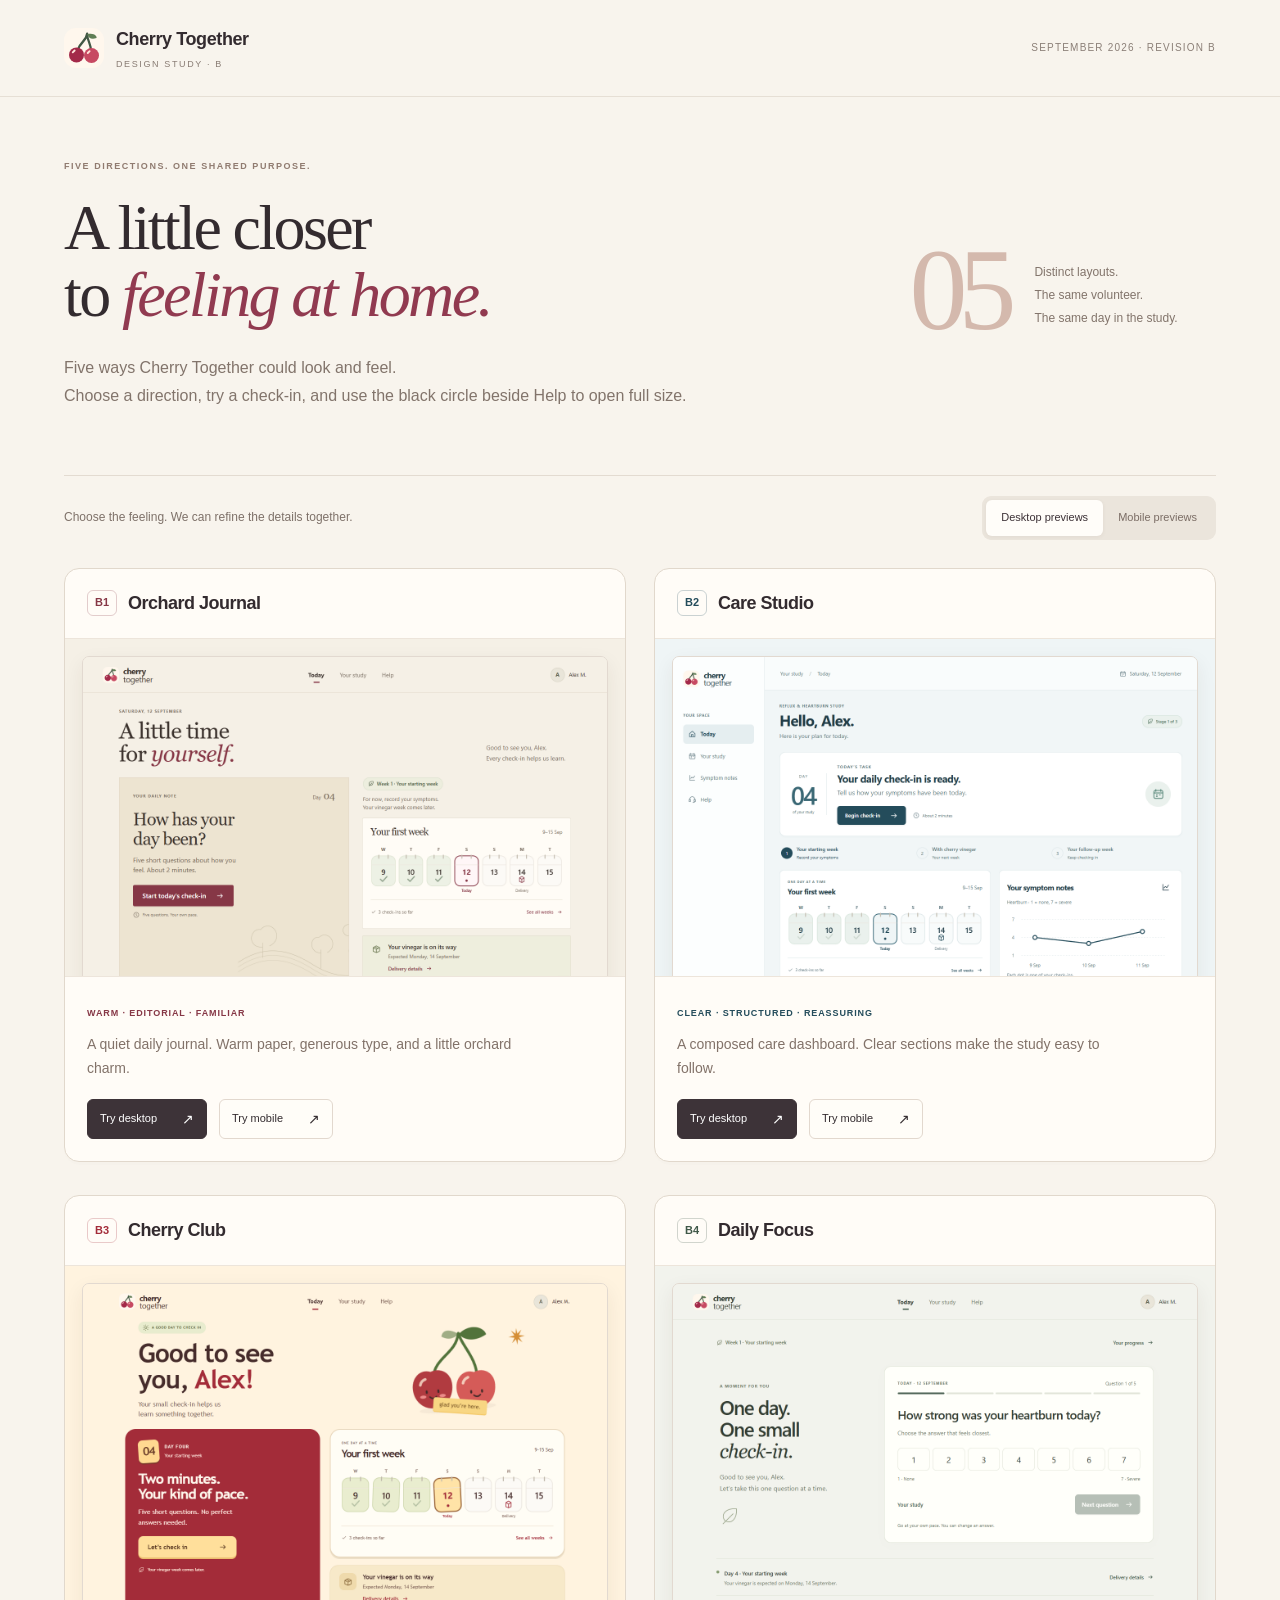
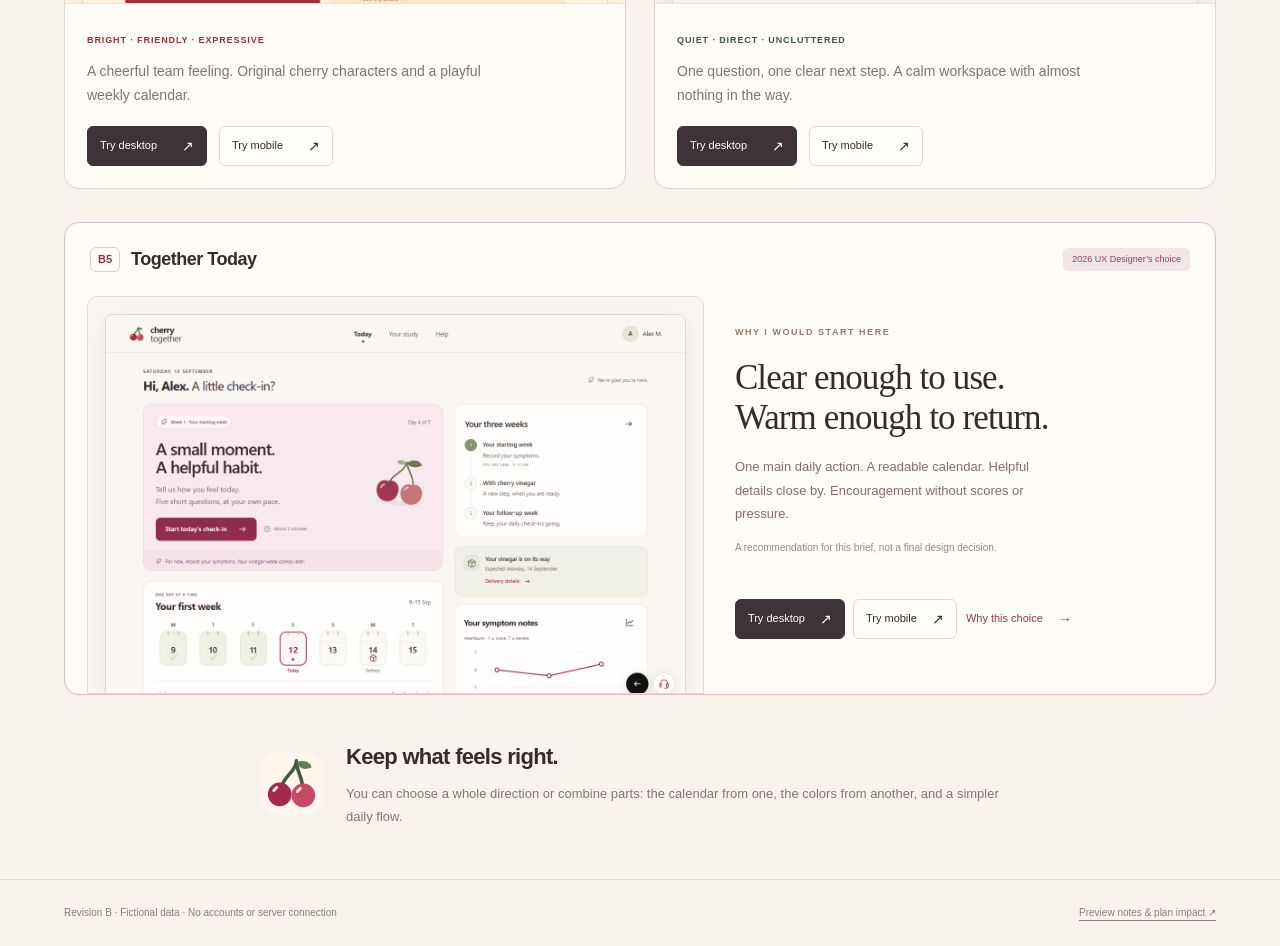
<file: index.html>
<!doctype html>
<html lang="en"><head><meta charset="utf-8"><meta name="viewport" content="width=device-width,initial-scale=1"><title>B designs · Cherry Together</title><meta name="description" content="Five early design directions for the Cherry Together reflux study app. Compare desktop and mobile previews."><link rel="icon" href="assets/cherry.svg" type="image/svg+xml"><link rel="stylesheet" href="assets/gallery.css"><script src="assets/gallery.js" defer></script></head>
<body><header class="gallery-nav"><a class="gallery-brand" href="index.html"><img src="assets/cherry.svg" alt=""><span>Cherry Together <small>DESIGN STUDY · B</small></span></a><span class="gallery-date">SEPTEMBER 2026 · REVISION B</span></header>
<main><section class="gallery-hero"><div><span class="overline">FIVE DIRECTIONS. ONE SHARED PURPOSE.</span><h1>A little closer<br>to <em>feeling at home.</em></h1><p>Five ways Cherry Together could look and feel. <br>Choose a direction, try a check-in, and use the black circle beside Help to open full size.</p></div><div class="hero-aside"><span class="hero-number">05</span><p>Distinct layouts.<br>The same volunteer.<br>The same day in the study.</p></div></section>
<section class="gallery-toolbar" aria-label="Gallery display"><p>Choose the feeling. We can refine the details together.</p><div class="gallery-toggle"><button data-gallery-device="desktop" aria-pressed="true">Desktop previews</button><button data-gallery-device="mobile" aria-pressed="false">Mobile previews</button></div></section>
<div class="concept-grid"><article id="b1" class="concept-card " style="--concept-accent:#863746;--concept-bg:#f5f0e6"><div class="card-title"><span class="concept-id">B1</span><h2>Orchard Journal</h2></div><a class="concept-image" href="mockup-b1.html" data-preview-link="b1" aria-label="Open Orchard Journal interactive preview"><img src="assets/previews/b1-desktop.png" data-preview-image="b1" alt="Orchard Journal desktop design preview" loading="eager"><span class="image-hint">Open interactive preview ↗</span></a><div class="card-copy"><span class="card-tag">Warm · Editorial · Familiar</span><p>A quiet daily journal. Warm paper, generous type, and a little orchard charm.</p><div class="card-actions"><a href="mockup-b1.html?device=desktop">Try desktop <span>↗</span></a><a href="mockup-b1.html?device=mobile">Try mobile <span>↗</span></a></div></div></article><article id="b2" class="concept-card " style="--concept-accent:#244c5b;--concept-bg:#eff5f6"><div class="card-title"><span class="concept-id">B2</span><h2>Care Studio</h2></div><a class="concept-image" href="mockup-b2.html" data-preview-link="b2" aria-label="Open Care Studio interactive preview"><img src="assets/previews/b2-desktop.png" data-preview-image="b2" alt="Care Studio desktop design preview" loading="eager"><span class="image-hint">Open interactive preview ↗</span></a><div class="card-copy"><span class="card-tag">Clear · Structured · Reassuring</span><p>A composed care dashboard. Clear sections make the study easy to follow.</p><div class="card-actions"><a href="mockup-b2.html?device=desktop">Try desktop <span>↗</span></a><a href="mockup-b2.html?device=mobile">Try mobile <span>↗</span></a></div></div></article><article id="b3" class="concept-card " style="--concept-accent:#a32c39;--concept-bg:#fff3df"><div class="card-title"><span class="concept-id">B3</span><h2>Cherry Club</h2></div><a class="concept-image" href="mockup-b3.html" data-preview-link="b3" aria-label="Open Cherry Club interactive preview"><img src="assets/previews/b3-desktop.png" data-preview-image="b3" alt="Cherry Club desktop design preview" loading="lazy"><span class="image-hint">Open interactive preview ↗</span></a><div class="card-copy"><span class="card-tag">Bright · Friendly · Expressive</span><p>A cheerful team feeling. Original cherry characters and a playful weekly calendar.</p><div class="card-actions"><a href="mockup-b3.html?device=desktop">Try desktop <span>↗</span></a><a href="mockup-b3.html?device=mobile">Try mobile <span>↗</span></a></div></div></article><article id="b4" class="concept-card " style="--concept-accent:#3f5848;--concept-bg:#f2f3ed"><div class="card-title"><span class="concept-id">B4</span><h2>Daily Focus</h2></div><a class="concept-image" href="mockup-b4.html" data-preview-link="b4" aria-label="Open Daily Focus interactive preview"><img src="assets/previews/b4-desktop.png" data-preview-image="b4" alt="Daily Focus desktop design preview" loading="lazy"><span class="image-hint">Open interactive preview ↗</span></a><div class="card-copy"><span class="card-tag">Quiet · Direct · Uncluttered</span><p>One question, one clear next step. A calm workspace with almost nothing in the way.</p><div class="card-actions"><a href="mockup-b4.html?device=desktop">Try desktop <span>↗</span></a><a href="mockup-b4.html?device=mobile">Try mobile <span>↗</span></a></div></div></article><article id="b5" class="concept-card recommended" style="--concept-accent:#912c4c;--concept-bg:#faf6f2"><div class="card-title"><span class="concept-id">B5</span><h2>Together Today</h2><span class="choice-label">2026 UX Designer’s choice</span></div><a class="concept-image" href="mockup-b5.html" data-preview-link="b5" aria-label="Open Together Today interactive preview"><img src="assets/previews/b5-desktop.png" data-preview-image="b5" alt="Together Today desktop design preview" loading="lazy"><span class="image-hint">Open interactive preview ↗</span></a><div class="card-copy"><span class="card-tag">Designer’s choice · 2026</span><p>One clear daily action, with a welcoming tone and just enough context.</p><div class="card-actions"><a href="mockup-b5.html?device=desktop">Try desktop <span>↗</span></a><a href="mockup-b5.html?device=mobile">Try mobile <span>↗</span></a><a href="mockup-b5.html?notes=1" class="reason-link">Why this choice <span>→</span></a></div></div><aside class="recommendation-note"><span class="overline">WHY I WOULD START HERE</span><h3>Clear enough to use.<br>Warm enough to return.</h3><p>One main daily action. A readable calendar. Helpful details close by. Encouragement without scores or pressure.</p><p class="fine-print">A recommendation for this brief, not a final design decision.</p></aside></article></div>
<section class="review-prompt"><img src="assets/cherry.svg" alt=""><div><h2>Keep what feels right.</h2><p>You can choose a whole direction or combine parts: the calendar from one, the colors from another, and a simpler daily flow.</p></div></section>
</main><footer class="gallery-footer"><span>Revision B · Fictional data · No accounts or server connection</span><a href="README.md">Preview notes &amp; plan impact ↗</a></footer></body></html>
</file>
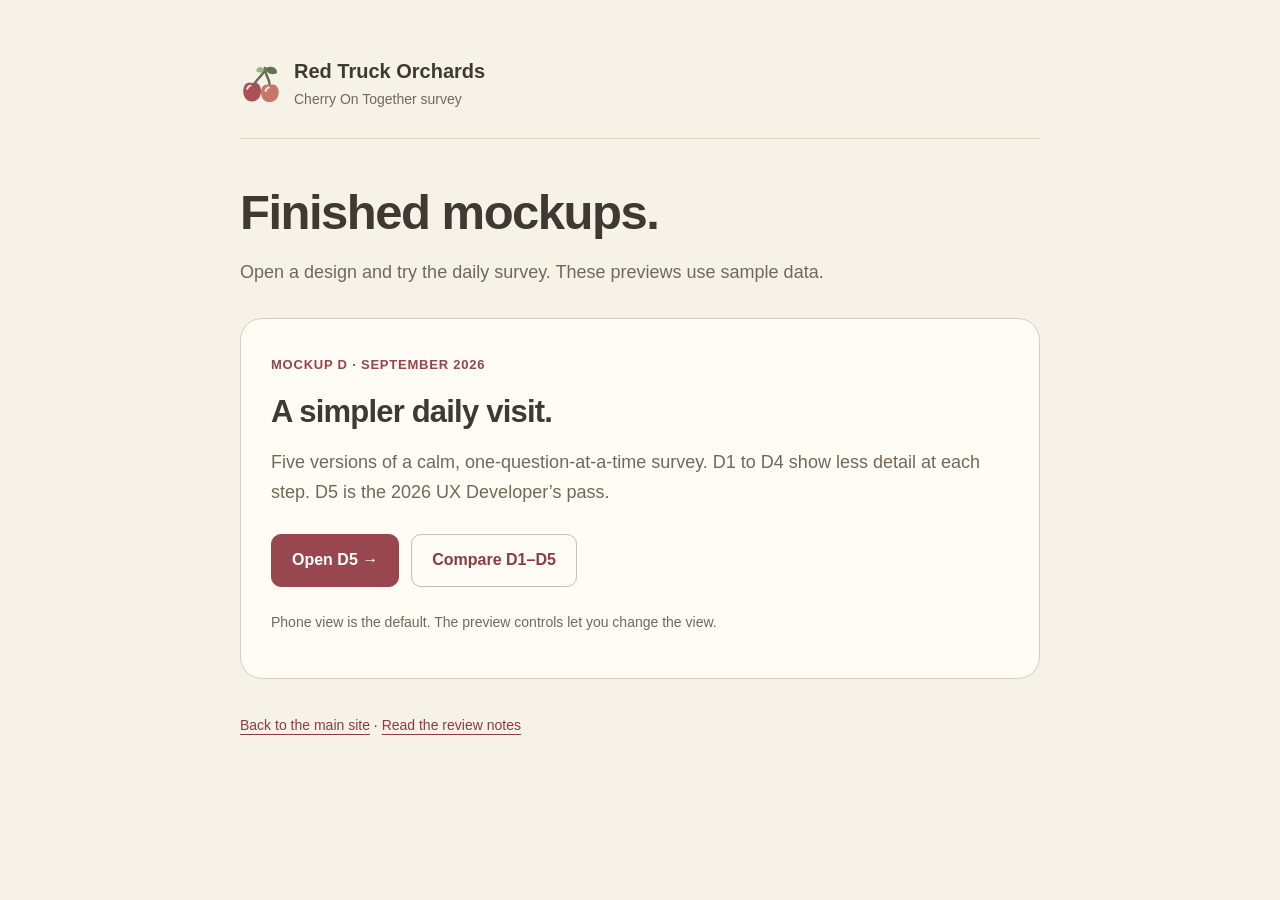
<file: finishedmockups/index.html>
<!doctype html>
<html lang="en"><head><meta charset="utf-8"><meta name="viewport" content="width=device-width,initial-scale=1"><meta name="theme-color" content="#f7f2e8"><title>Finished mockups · Red Truck Orchards</title><meta name="description" content="Review the latest Cherry On Together survey mockups from Red Truck Orchards."><link rel="icon" href="Mockup%20D/assets/orchard-mark.svg" type="image/svg+xml"><style>*{box-sizing:border-box}body{margin:0;background:#f7f2e8;color:#3f3931;font:18px/1.65 "Segoe UI",Arial,sans-serif}main{max-width:850px;margin:auto;padding:55px 25px}header{display:flex;align-items:center;gap:12px;padding-bottom:27px;border-bottom:1px solid #ddd3c1}header img{width:42px;height:46px}header strong{display:block;font-size:20px}header small{display:block;font-size:14px;color:#756857}h1{font-size:clamp(34px,6vw,49px);line-height:1.15;letter-spacing:-1.5px;margin:45px 0 18px}p{color:#746757}article{border:1px solid #d7cdb9;border-radius:22px;background:#fffcf5;padding:30px;margin:30px 0}article>span{color:#97454b;font-size:13px;font-weight:650;letter-spacing:.06em}h2{font-size:31px;line-height:1.2;letter-spacing:-.8px;margin:14px 0}nav{display:flex;flex-wrap:wrap;gap:12px;margin-top:27px}a{color:#8b3b42;text-underline-offset:4px}nav a{min-height:48px;padding:12px 20px;border:1px solid #cbbda7;border-radius:10px;text-decoration:none;font-size:16px;font-weight:650}nav a:first-child{background:#98474e;color:#fff;border-color:#98474e}a:focus-visible{outline:3px solid #98474e;outline-offset:4px}footer{font-size:14px;margin-top:35px}.note{font-size:14px;margin-top:24px}</style></head>
<body><main><header><img src="Mockup%20D/assets/orchard-mark.svg" alt=""><div><strong>Red Truck Orchards</strong><small>Cherry On Together survey</small></div></header><h1>Finished mockups.</h1><p>Open a design and try the daily survey. These previews use sample data.</p><article><span>MOCKUP D · SEPTEMBER 2026</span><h2>A simpler daily visit.</h2><p>Five versions of a calm, one-question-at-a-time survey. D1 to D4 show less detail at each step. D5 is the 2026 UX Developer’s pass.</p><nav aria-label="Review Mockup D"><a href="Mockup%20D/index.html">Open D5 →</a><a href="Mockup%20D/index.html#mockups">Compare D1–D5</a></nav><p class="note">Phone view is the default. The preview controls let you change the view.</p></article><footer><a href="../index.html">Back to the main site</a> · <a href="Mockup%20D/README.md">Read the review notes</a></footer></main></body></html>
</file>
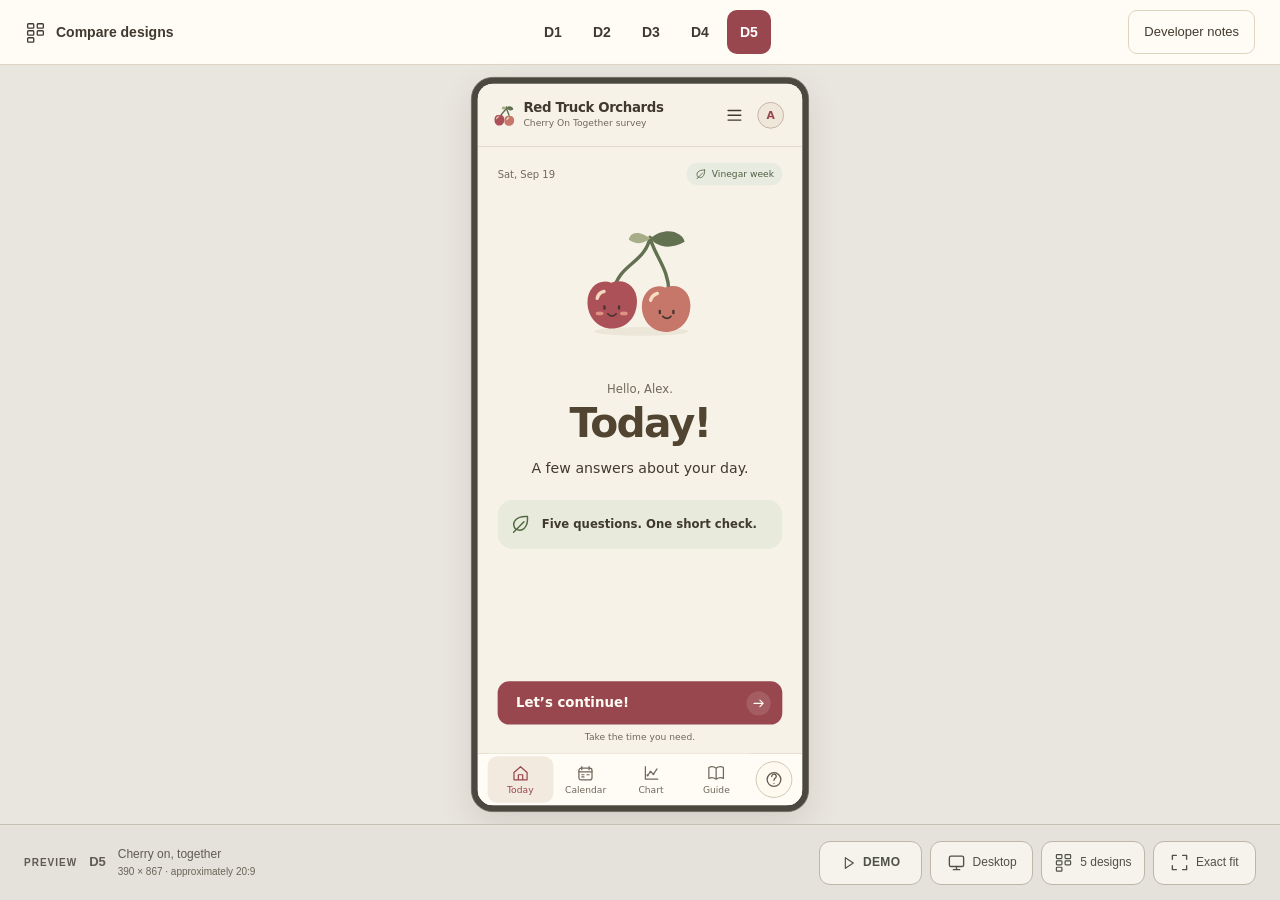
<file: finishedmockups/Mockup D/index.html>
<!doctype html>
<html lang="en"><head><meta charset="utf-8"><meta name="viewport" content="width=device-width,initial-scale=1,viewport-fit=cover"><meta name="theme-color" content="#f7f2e8"><meta name="description" content="Cherry On Together survey by Red Truck Orchards. Explore the D-series interactive mockups, starting with the 2026 UX Developer’s pass."><title>Cherry On Together · Mockup D · Red Truck Orchards</title><link rel="icon" href="assets/orchard-mark.svg" type="image/svg+xml"><link rel="stylesheet" href="assets/shell.css"><script src="assets/shared.js" defer></script><script src="assets/model.js" defer></script><script src="assets/shell.js" defer></script></head><body><div id="review-root"></div><noscript><main><h1>Cherry On Together</h1><p>Please enable JavaScript to try this survey preview.</p><a href="README.md">Read the mockup notes</a></main></noscript></body></html>
</file>
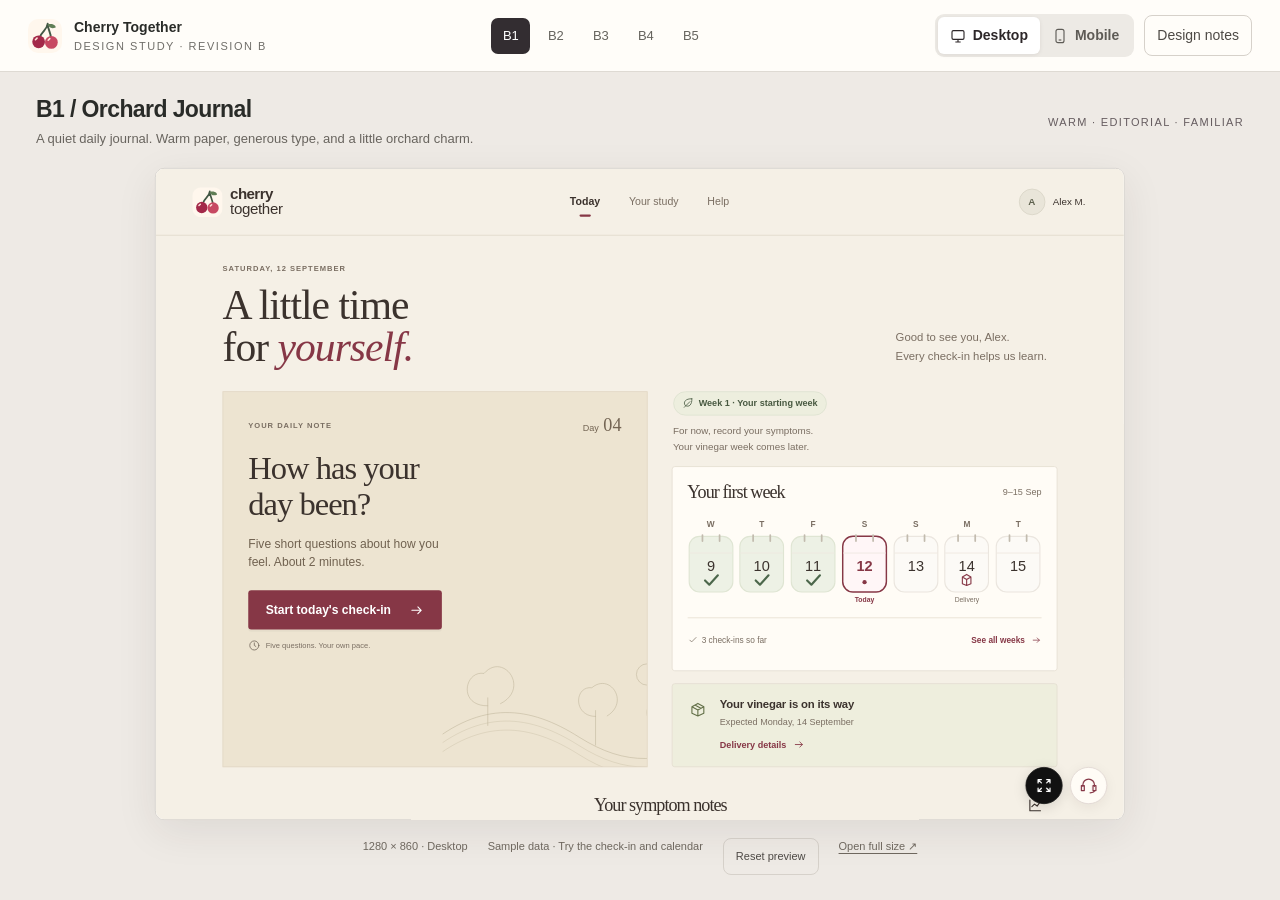
<file: mockup-b1.html>
<!doctype html>
<html lang="en"><head><meta charset="utf-8"><meta name="viewport" content="width=device-width,initial-scale=1"><meta name="description" content="Cherry Together B1: Orchard Journal. An interactive design preview."><title>B1 — Orchard Journal · Cherry Together</title><link rel="icon" href="assets/cherry.svg" type="image/svg+xml"><link rel="stylesheet" href="assets/preview-shell.css"><script src="assets/concepts.js" defer></script><script src="assets/preview-shell.js" defer></script></head>
<body data-design="b1"><noscript>Please enable JavaScript to view this interactive design preview.</noscript><main id="preview-shell"></main></body></html>
</file>
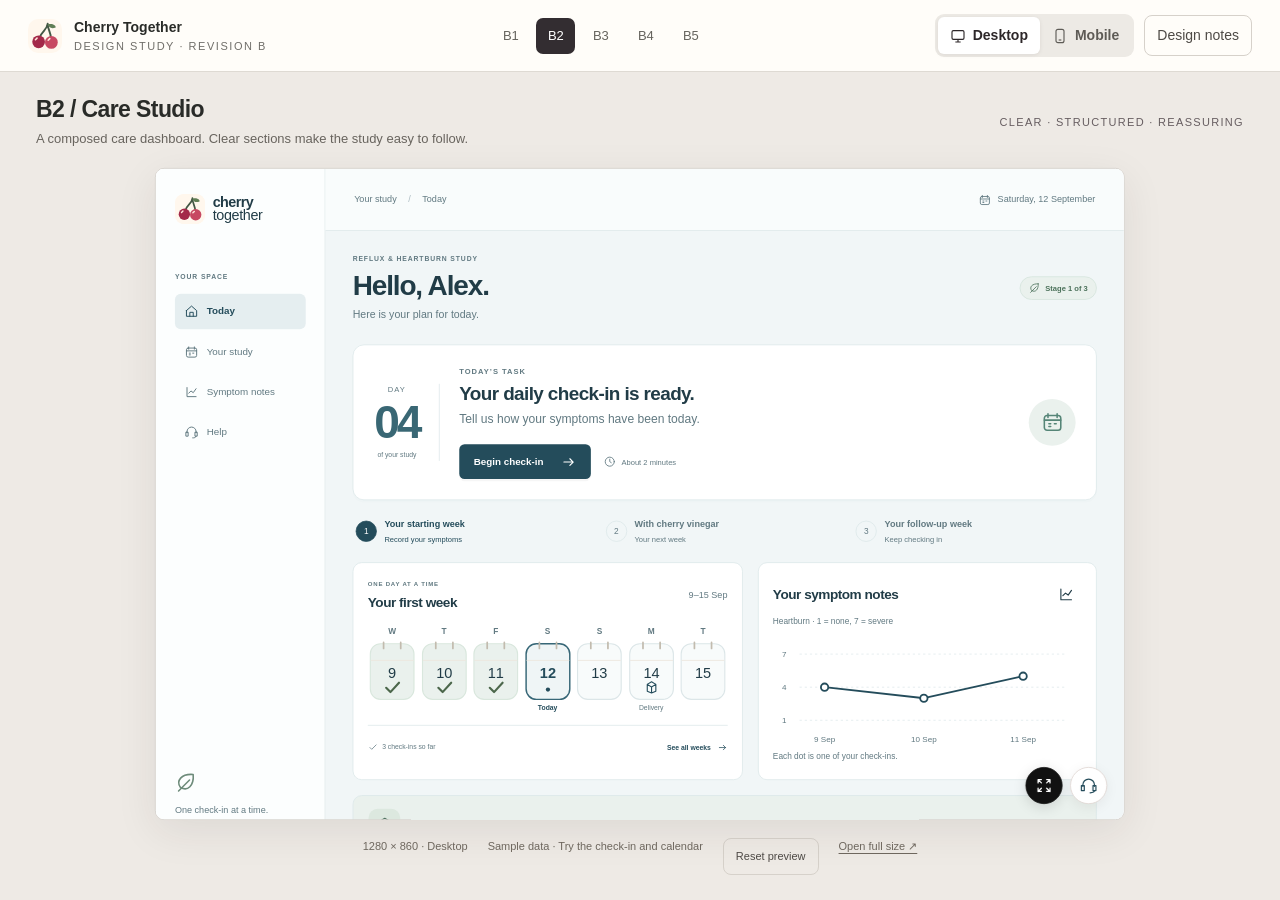
<file: mockup-b2.html>
<!doctype html>
<html lang="en"><head><meta charset="utf-8"><meta name="viewport" content="width=device-width,initial-scale=1"><meta name="description" content="Cherry Together B2: Care Studio. An interactive design preview."><title>B2 — Care Studio · Cherry Together</title><link rel="icon" href="assets/cherry.svg" type="image/svg+xml"><link rel="stylesheet" href="assets/preview-shell.css"><script src="assets/concepts.js" defer></script><script src="assets/preview-shell.js" defer></script></head>
<body data-design="b2"><noscript>Please enable JavaScript to view this interactive design preview.</noscript><main id="preview-shell"></main></body></html>
</file>
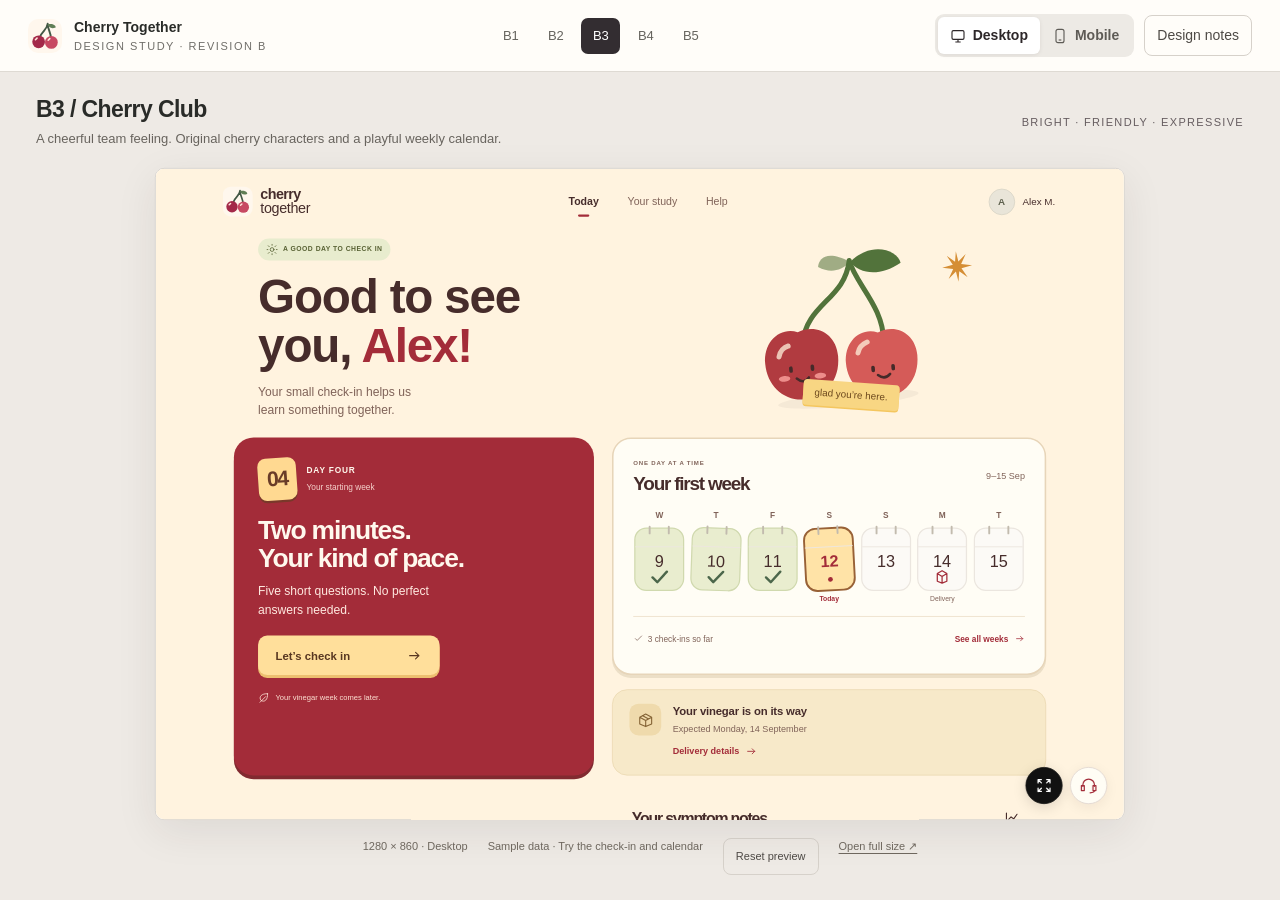
<file: mockup-b3.html>
<!doctype html>
<html lang="en"><head><meta charset="utf-8"><meta name="viewport" content="width=device-width,initial-scale=1"><meta name="description" content="Cherry Together B3: Cherry Club. An interactive design preview."><title>B3 — Cherry Club · Cherry Together</title><link rel="icon" href="assets/cherry.svg" type="image/svg+xml"><link rel="stylesheet" href="assets/preview-shell.css"><script src="assets/concepts.js" defer></script><script src="assets/preview-shell.js" defer></script></head>
<body data-design="b3"><noscript>Please enable JavaScript to view this interactive design preview.</noscript><main id="preview-shell"></main></body></html>
</file>
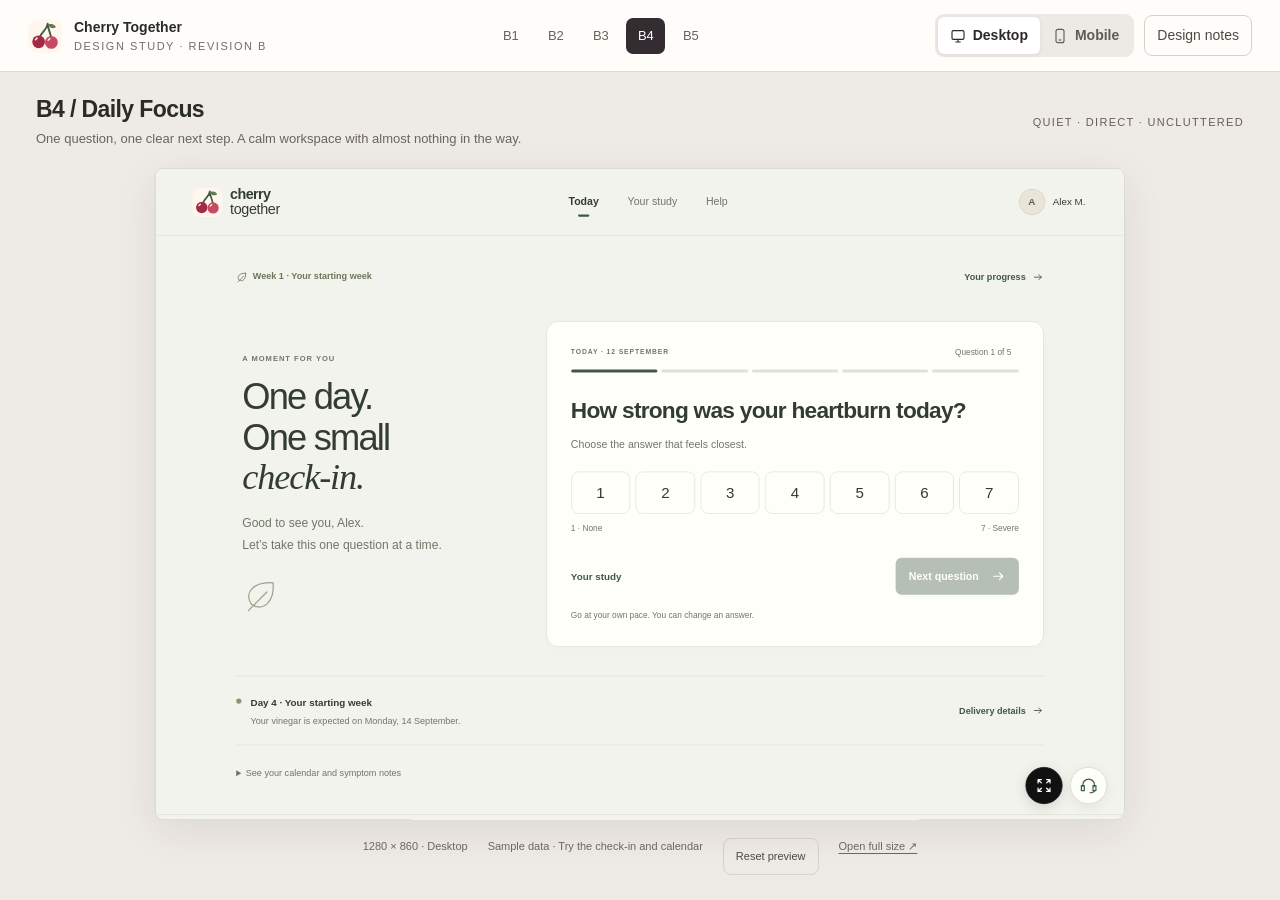
<file: mockup-b4.html>
<!doctype html>
<html lang="en"><head><meta charset="utf-8"><meta name="viewport" content="width=device-width,initial-scale=1"><meta name="description" content="Cherry Together B4: Daily Focus. An interactive design preview."><title>B4 — Daily Focus · Cherry Together</title><link rel="icon" href="assets/cherry.svg" type="image/svg+xml"><link rel="stylesheet" href="assets/preview-shell.css"><script src="assets/concepts.js" defer></script><script src="assets/preview-shell.js" defer></script></head>
<body data-design="b4"><noscript>Please enable JavaScript to view this interactive design preview.</noscript><main id="preview-shell"></main></body></html>
</file>
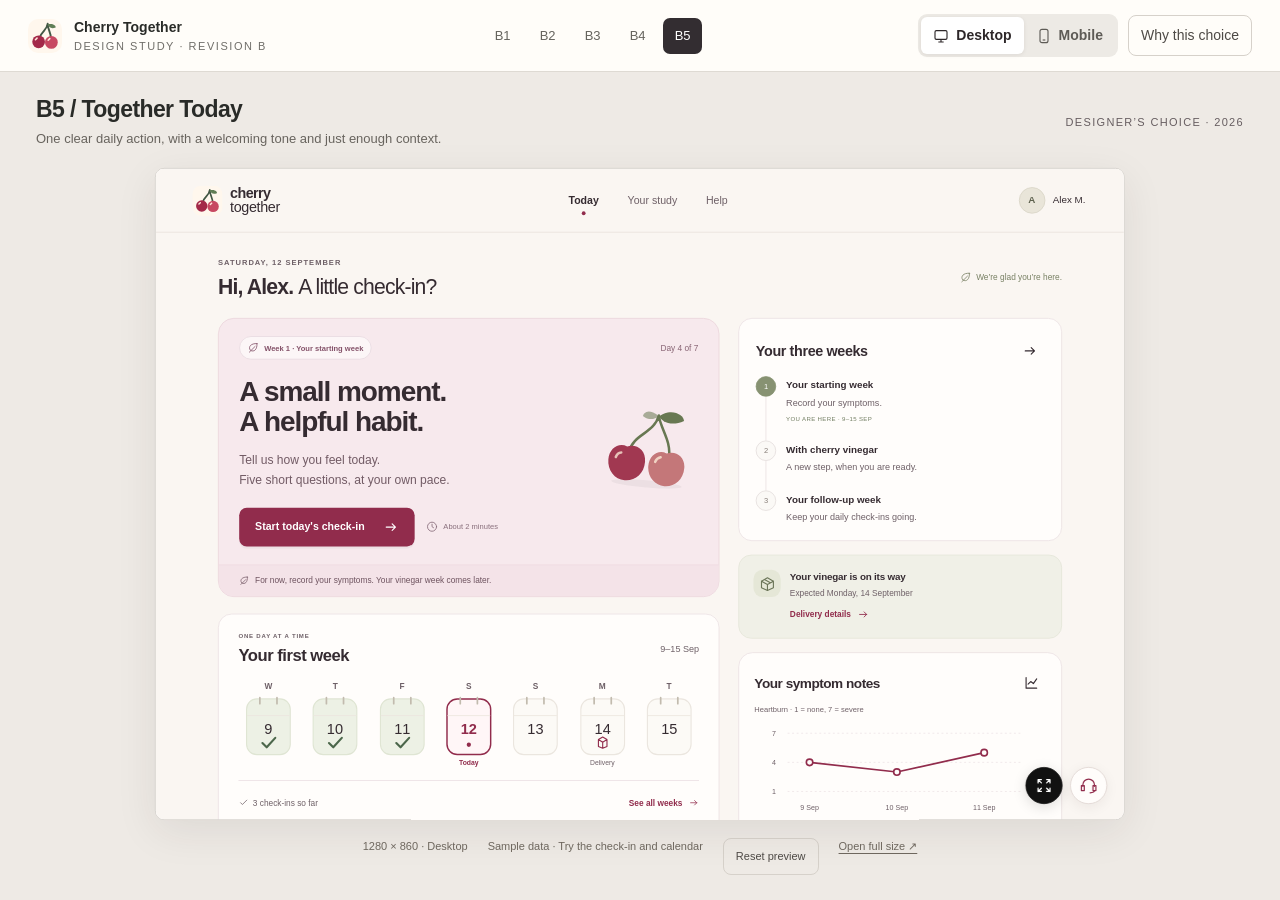
<file: mockup-b5.html>
<!doctype html>
<html lang="en"><head><meta charset="utf-8"><meta name="viewport" content="width=device-width,initial-scale=1"><meta name="description" content="Cherry Together B5: Together Today. An interactive design preview."><title>B5 — Together Today · Cherry Together</title><link rel="icon" href="assets/cherry.svg" type="image/svg+xml"><link rel="stylesheet" href="assets/preview-shell.css"><script src="assets/concepts.js" defer></script><script src="assets/preview-shell.js" defer></script></head>
<body data-design="b5"><noscript>Please enable JavaScript to view this interactive design preview.</noscript><main id="preview-shell"></main></body></html>
</file>
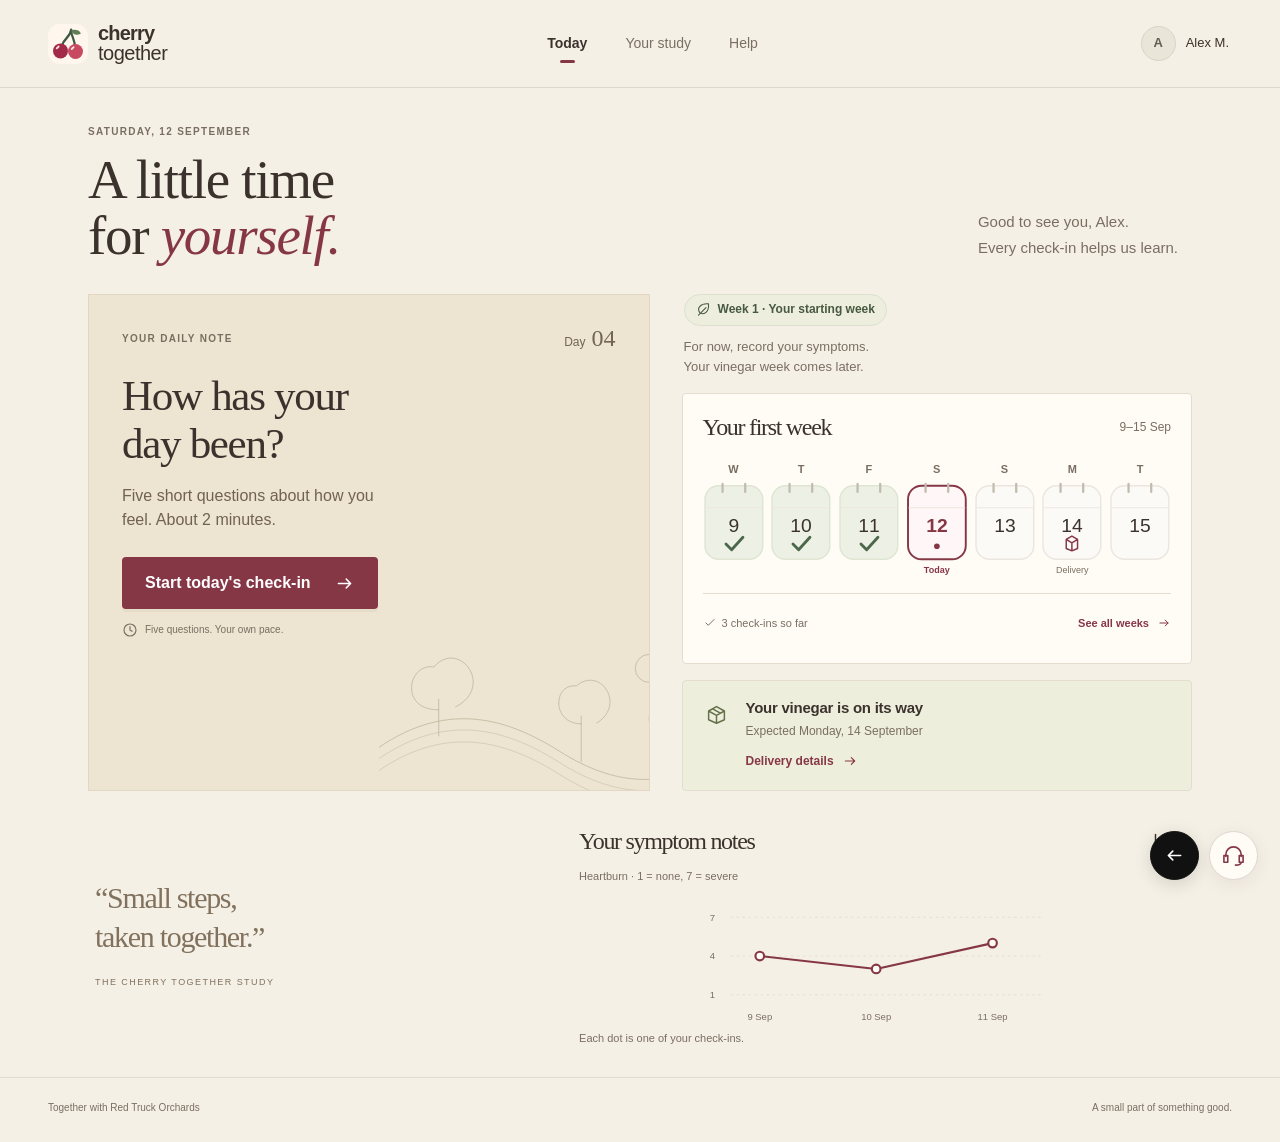
<file: preview.html>
<!doctype html>
<html lang="en"><head><meta charset="utf-8"><meta name="viewport" content="width=device-width,initial-scale=1"><title>Cherry Together — full-size design preview</title><link rel="icon" href="assets/cherry.svg"><link rel="stylesheet" href="assets/designs.css"><script src="assets/designs.js" defer></script></head><body><div id="app"></div><dialog id="app-dialog" aria-label="Study details"></dialog><div id="toast" role="status" aria-live="polite"></div></body></html>
</file>
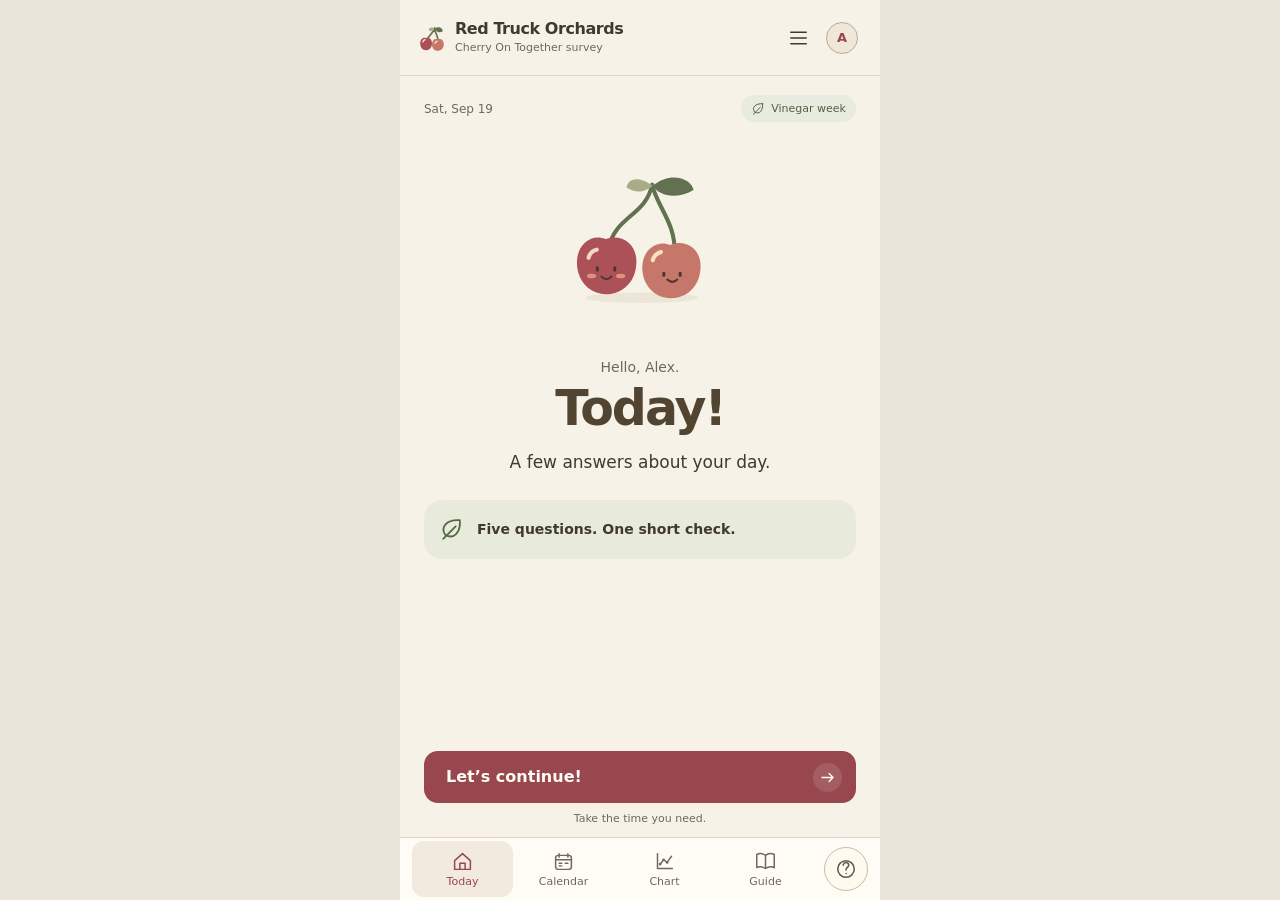
<file: finishedmockups/Mockup D/app.html>
<!doctype html>
<html lang="en"><head><meta charset="utf-8"><meta name="viewport" content="width=device-width,initial-scale=1,viewport-fit=cover"><meta name="theme-color" content="#f7f2e8"><title>Cherry On Together survey · Red Truck Orchards</title><link rel="icon" href="assets/orchard-mark.svg" type="image/svg+xml"><link rel="stylesheet" href="assets/app.css"><script src="assets/shared.js" defer></script><script src="assets/model.js" defer></script><script src="assets/app.js" defer></script></head><body><a class="skip-link" href="#slide-area">Go to the current task</a><div id="app"></div><dialog id="app-dialog" aria-labelledby="dialog-title"></dialog><div class="sr-only" id="announcement" role="status" aria-live="polite" aria-atomic="true"></div><noscript><p>Please enable JavaScript to try this survey.</p><a href="index.html">Back to the preview</a></noscript></body></html>
</file>
<file: assets/gallery.css>
*{box-sizing:border-box}html{color-scheme:light}body{margin:0;background:#f8f4ed;color:#332b2f;font:15px/1.6 "Segoe UI",Arial,sans-serif}a{color:inherit}button,a{-webkit-tap-highlight-color:transparent}a:focus-visible,button:focus-visible{outline:3px solid #a32949;outline-offset:5px}button{font:inherit;cursor:pointer}.gallery-nav{display:flex;align-items:center;justify-content:space-between;gap:20px;padding:25px 5vw;border-bottom:1px solid #e6dfd5}.gallery-brand{display:flex;align-items:center;gap:12px;text-decoration:none;font-size:18px;font-weight:650;letter-spacing:-.4px}.gallery-brand img{width:40px;height:40px}.gallery-brand small{display:block;font-weight:500;font-size:9px;letter-spacing:.18em;color:#887b73;margin-top:3px}.gallery-date{font-size:10px;letter-spacing:.12em;color:#8b7f77}main{max-width:1390px;margin:auto;padding:0 5vw}.gallery-hero{display:flex;align-items:center;justify-content:space-between;gap:40px;padding:55px 0 48px}.overline{font-size:9px;letter-spacing:.17em;font-weight:600;color:#907b70}.gallery-hero h1{font:normal 64px/1.05 Georgia,serif;letter-spacing:-2.6px;margin:18px 0 25px}.gallery-hero h1 em{color:#913a50}.gallery-hero p{font-size:16px;color:#82746b;line-height:1.8}.hero-aside{display:flex;align-items:center;gap:27px;margin-right:3vw}.hero-number{font:normal 116px/1 Georgia,serif;color:#d4b9ad;letter-spacing:-9px}.hero-aside p{font-size:12px;line-height:1.9;margin-top:24px}.gallery-toolbar{display:flex;align-items:center;justify-content:space-between;gap:25px;padding:20px 0 28px;border-top:1px solid #e3dbd1}.gallery-toolbar p{font-size:12px;color:#7e7169}.gallery-toggle{display:flex;padding:4px;background:#ebe5dc;border-radius:9px}.gallery-toggle button{border:0;background:transparent;color:#7b6d65;padding:9px 15px;border-radius:6px;font-size:11px;white-space:nowrap}.gallery-toggle button[aria-pressed=true]{background:#fffdf9;color:#3d3237;box-shadow:0 1px 4px #31221c0e}.concept-grid{display:grid;grid-template-columns:1fr 1fr;gap:33px 28px}.concept-card{border:1px solid #e1d8cc;border-radius:15px;overflow:hidden;background:#fffcf7;box-shadow:0 3px 0 #30221902}.card-title{display:flex;align-items:center;gap:11px;padding:20px 22px}.concept-id{font-size:11px;color:var(--concept-accent);border:1px solid color-mix(in srgb,var(--concept-accent),transparent 76%);border-radius:6px;padding:3px 7px;font-weight:600}.card-title h2{font-size:18px;font-weight:600;letter-spacing:-.5px;margin:0}.choice-label{font-size:9px;color:#914258;margin-left:auto;line-height:1.4;background:#f3e5e7;padding:5px 9px;border-radius:5px}.concept-image{position:relative;display:block;background:var(--concept-bg);padding:17px 17px 0;aspect-ratio:1.65;overflow:hidden;border-top:1px solid #ede5db;border-bottom:1px solid #ede5db;transition:background .2s}.concept-image img{display:block;width:100%;border:1px solid #e2d9d0;border-radius:7px 7px 0 0;box-shadow:0 7px 20px #3e2d2012;transition:transform .25s;transform-origin:top center}.concept-image:hover img{transform:translateY(-3px)}.image-hint{position:absolute;left:50%;bottom:15px;transform:translateX(-50%);background:#fffef9ee;backdrop-filter:blur(6px);border:1px solid #e3d7ce;padding:8px 13px;border-radius:20px;font-size:10px;white-space:nowrap;box-shadow:0 3px 12px #281e0f0d;opacity:0;transition:opacity .15s}.concept-image:hover .image-hint,.concept-image:focus-visible .image-hint{opacity:1}.card-copy{padding:22px}.card-tag{color:var(--concept-accent);font-size:9px;text-transform:uppercase;letter-spacing:.1em;font-weight:600}.card-copy>p{font-size:14px;line-height:1.7;color:#827269;max-width:440px;margin:10px 0 18px}.card-actions{display:flex;align-items:center;gap:12px;flex-wrap:wrap}.card-actions a{display:flex;align-items:center;gap:25px;text-decoration:none;border:1px solid #e2d8ce;padding:8px 12px;border-radius:6px;font-size:11px;background:#fffdf8}.card-actions a:first-child{background:#3d3338;color:white;border-color:#3d3338}.card-actions a>span{font-size:14px}.concept-card.recommended{grid-column:1/-1;display:grid;grid-template-columns:1.25fr 1fr;border-color:#dbbdc6}.recommended .card-title{grid-column:1/-1;padding:22px 25px}.recommended .concept-image{grid-column:1;grid-row:2/4;margin:0 0 0 22px;border:1px solid #e9d7db;border-radius:10px 10px 0 0;aspect-ratio:1.55;align-self:end}.recommended .card-copy{grid-column:2;grid-row:3;padding:4px 31px 26px}.recommended .card-copy>p,.recommended .card-copy>.card-tag{display:none}.recommendation-note{grid-column:2;grid-row:2;padding:22px 31px 0}.recommendation-note h3{font:normal 35px/1.15 Georgia,serif;letter-spacing:-.9px;margin:16px 0 17px}.recommendation-note p{font-size:13px;color:#826d70;line-height:1.8;max-width:330px}.recommendation-note .fine-print{font-size:10px;color:#9a8788}.recommended .card-actions{gap:8px}.recommended .card-actions a{gap:15px}.reason-link{background:transparent!important;color:#913a50!important;border-color:transparent!important;padding-left:0!important}.review-prompt{display:flex;align-items:center;gap:23px;padding:44px 0 50px;max-width:760px;margin:auto}.review-prompt>img{width:63px;height:63px;flex:none}.review-prompt h2{font-size:22px;font-weight:550;letter-spacing:-.7px;margin:0 0 8px}.review-prompt p{font-size:13px;color:#86756a;margin:0;line-height:1.8}.gallery-footer{display:flex;justify-content:space-between;gap:20px;border-top:1px solid #e6ddd2;padding:25px 5vw;font-size:10px;color:#8c7d74}.gallery-footer a{text-underline-offset:4px}
body.mobile-gallery .concept-image{display:flex;justify-content:center;padding-top:20px;background:var(--concept-bg)}body.mobile-gallery .concept-image img{width:42%;border:5px solid #373338;border-radius:18px 18px 0 0;min-width:150px}body.mobile-gallery .recommended .concept-image img{width:40%}
@media(max-width:900px){.hero-aside{display:none}.gallery-hero h1{font-size:54px}.concept-grid{gap:22px}.card-title{padding:17px}.card-title h2{font-size:16px}.card-copy{padding:18px}.card-actions{gap:8px}.card-actions a{gap:13px}.recommended .recommendation-note{padding:20px 23px 0}.recommendation-note h3{font-size:29px}.recommended .card-copy{padding:4px 23px 23px}.choice-label{font-size:8px}}
@media(max-width:650px){.gallery-nav{padding:20px 21px}.gallery-brand{font-size:16px;gap:9px}.gallery-brand small{font-size:8px}.gallery-brand img{width:34px;height:34px}.gallery-date{display:none}main{padding:0 21px}.gallery-hero{padding:36px 0 27px}.gallery-hero h1{font-size:43px;letter-spacing:-1.7px;line-height:1.1;margin:17px 0 23px}.gallery-hero p{font-size:14px;line-height:1.8}.gallery-hero p br{display:none}.overline{font-size:8px}.gallery-toolbar{flex-direction:column;align-items:flex-start;gap:9px;padding:17px 0 23px}.gallery-toolbar p{font-size:11px;margin:0}.gallery-toggle{width:100%}.gallery-toggle button{flex:1;padding:11px 10px}.concept-grid{display:flex;flex-direction:column;gap:25px}.card-title h2{font-size:18px}.card-title{padding:18px}.concept-image{aspect-ratio:1.5;padding:12px 12px 0}.card-copy{padding:20px}.card-copy>p{font-size:14px}.card-actions a{font-size:12px;padding:9px 12px}.concept-card.recommended{display:flex;flex-direction:column}.recommended .card-title{flex-wrap:wrap;padding:20px 18px}.choice-label{margin-left:0;font-size:8px}.recommended .concept-image{margin:0 12px;aspect-ratio:1.45;order:1}.recommended .recommendation-note{order:2;padding:23px 22px 0}.recommended .card-copy{order:3;padding:7px 22px 24px}.recommendation-note h3{font-size:32px}.recommendation-note p{font-size:13px}.review-prompt{padding:37px 3px;align-items:flex-start;gap:14px}.review-prompt>img{width:43px;height:43px}.review-prompt h2{font-size:21px}.review-prompt p{font-size:12px}.gallery-footer{flex-direction:column;padding:23px 21px;gap:12px;font-size:10px}.image-hint{display:none}}
@media(prefers-reduced-motion:reduce){*,*:before,*:after{transition:none!important;animation:none!important}}
</file>
<file: finishedmockups/Mockup D/assets/shell.css>
:root{color-scheme:light;--ink:#40392f;--muted:#716653;--cherry:#98474e;--line:#ded4c1;--paper:#fffcf5;--cream:#f7f2e8}*{box-sizing:border-box}body{margin:0;background:#e9e6df;color:var(--ink);font:16px/1.6 "Segoe UI",Arial,sans-serif}button{font:inherit;color:inherit;cursor:pointer}a{color:var(--cherry);text-underline-offset:4px}button,a{-webkit-tap-highlight-color:transparent}button:focus-visible,a:focus-visible,.carousel:focus-visible{outline:3px solid var(--cherry);outline-offset:4px}button:disabled{opacity:.35;cursor:default}[hidden]{display:none!important}.icon{width:21px;height:21px;flex:none;display:block}.icon-cards{stroke-width:1.5}.review-bar{min-height:64px;display:flex;align-items:center;justify-content:space-between;padding:10px 25px;gap:18px;background:var(--paper);border-bottom:1px solid var(--line)}.review-gallery{display:flex;align-items:center;gap:10px;min-height:44px;padding:8px 0;border:0;background:none;font-size:14px;font-weight:600}.design-tabs{display:flex;gap:5px}.design-tabs button{min-height:44px;min-width:44px;padding:9px;border:0;border-radius:10px;background:none;font-size:14px;font-weight:650}.design-tabs [aria-current="page"]{background:var(--cherry);color:#fff}.review-notes{min-height:44px;padding:9px 15px;background:var(--paper);border:1px solid var(--line);border-radius:9px;font-size:13px}.preview-stage{height:calc(100dvh - 96px);padding:12px 16px;display:flex;align-items:center;justify-content:center}.frame-space{position:relative;flex:none}.device{position:absolute;top:0;left:0;transform-origin:top left;background:var(--cream);overflow:hidden;box-shadow:0 16px 40px #4f423122}.device.mobile{border:1px solid #6d6659;background:#4b483f;padding:7px;border-radius:26px}.device.desktop{border:1px solid #938b7b;border-radius:13px}iframe{border:0;width:100%;height:100%;display:block;border-radius:19px;background:var(--cream)}.device.desktop iframe{border-radius:12px}.review-caption{display:flex;align-items:center;justify-content:center;gap:20px;min-height:32px;font-size:11px;color:var(--muted)}.filled .review-bar,.filled .review-caption{display:none}.filled .preview-stage{position:fixed;inset:0;padding:0;height:auto}.filled .device{border-radius:0;padding:0;border:0;box-shadow:0 0 55px #4b3b2310}.filled iframe{border-radius:0}.filled .device.mobile{border-inline:1px solid #ddd3c0}#gallery{background:var(--cream);min-height:100dvh}.gallery-header{display:flex;align-items:center;justify-content:space-between;gap:20px;max-width:1100px;margin:auto;padding:25px 30px;border-bottom:1px solid var(--line)}.gallery-brand{display:flex;gap:11px;align-items:center;text-decoration:none;color:var(--ink)}.gallery-brand img{width:38px;height:43px}.gallery-brand strong{display:block;font-size:18px;line-height:1.35;letter-spacing:-.4px}.gallery-brand small{font-size:13px;color:var(--muted)}.return-preview{display:flex;align-items:center;gap:10px;min-height:44px;padding:10px 12px;background:none;border:1px solid var(--line);border-radius:10px;color:var(--cherry);font-size:14px}.return-preview .icon{width:18px}.gallery-main{max-width:1030px;padding:30px;margin:auto}.gallery-intro{margin:6px 0 30px}.eyebrow{font-size:11px;font-weight:650;letter-spacing:.085em;line-height:1.6;color:var(--cherry);display:block}.gallery-intro h1{font-size:43px;line-height:1.15;letter-spacing:-1.5px;margin:12px 0}.gallery-intro p{font-size:16px;color:var(--muted);margin:0}.carousel-viewport{overflow:hidden;border:1px solid #dacfb9;border-radius:24px;background:var(--paper)}.carousel-track{display:flex;transition:transform .3s cubic-bezier(.2,.7,.3,1)}.carousel-card{flex:0 0 100%;min-width:0;display:grid;grid-template-columns:1fr 1fr;align-items:stretch}.capture-panel{display:flex;align-items:center;justify-content:center;background:#edeadf;padding:28px}.capture-phone{width:213px;border:1px solid #aa9f8a;border-radius:19px;overflow:hidden;box-shadow:0 12px 20px #53422d13;background:var(--cream);line-height:0}.capture-phone img{width:100%;height:auto;display:block}.carousel-copy{padding:40px;display:flex;flex-direction:column;align-items:flex-start;justify-content:center}.concept-badge{font-size:21px;font-weight:700;line-height:1;padding:13px;border:1px solid #d6b1a5;background:#f5e7de;color:var(--cherry);border-radius:13px;margin-bottom:24px}.carousel-copy h2{font-size:36px;line-height:1.12;letter-spacing:-1.2px;margin:14px 0 20px}.carousel-copy>p{font-size:18px;color:var(--muted);line-height:1.65;margin:0 0 28px}.open-design{display:flex;align-items:center;justify-content:space-between;gap:35px;min-height:52px;padding:13px 20px;background:var(--cherry);color:#fff;text-decoration:none;border-radius:11px;font-weight:650;font-size:16px}.card-notes{min-height:44px;padding:10px 0;margin-top:11px;background:none;border:0;text-decoration:underline;text-underline-offset:4px;font-size:13px;color:var(--muted)}.carousel-controls{display:flex;align-items:center;justify-content:center;gap:25px;margin-top:24px}.carousel-controls>button{width:46px;height:46px;display:grid;place-items:center;border:1px solid #d6c8af;border-radius:50%;background:var(--paper)}.carousel-dots{display:flex;gap:7px}.carousel-dots button{min-width:44px;min-height:44px;border:1px solid transparent;border-radius:10px;background:transparent;font-size:13px;color:var(--muted);font-weight:600}.carousel-dots [aria-pressed="true"]{background:var(--cherry);color:#fff}.carousel-status{text-align:center;font-size:12px;color:var(--muted);margin:11px 0 0}.gallery-footnote{font-size:14px;color:var(--muted);text-align:center;margin:27px 0 0}.gallery-footer{display:flex;justify-content:space-between;gap:20px;max-width:1030px;padding:10px 30px 25px;margin:auto;font-size:12px;color:var(--muted)}#notes{width:min(650px,calc(100% - 28px));max-height:calc(100dvh - 32px);border:1px solid var(--line);border-radius:22px;padding:28px;background:var(--paper);color:var(--ink);line-height:1.7}#notes::backdrop{background:#322b2377}.notes-close{float:right;width:44px;height:44px;display:grid;place-items:center;border:1px solid var(--line);border-radius:50%;background:var(--paper)}#notes h2{font-size:31px;line-height:1.2;letter-spacing:-.9px;margin:15px 42px 21px 0}#notes h3{font-size:18px;line-height:1.4;margin:24px 0 9px}#notes p,#notes li{font-size:16px;color:var(--muted)}#notes li{margin:12px 0}#notes ul{padding-left:22px}.small-note{font-size:13px!important}body:has(#gallery:not([hidden])){background:var(--cream)}.carousel{touch-action:pan-y}
@media(max-width:700px){.review-bar{padding:7px 10px;gap:8px;flex-wrap:wrap;justify-content:center}.review-gallery{font-size:0;min-width:44px;justify-content:center}.review-gallery .icon{width:22px;height:22px}.design-tabs{gap:1px}.review-notes{font-size:11px;padding:8px}.preview-stage{height:calc(100dvh - 120px)}.review-caption{font-size:10px;gap:8px;flex-wrap:wrap}.filled .device.mobile{border:0}.gallery-header{padding:18px;gap:8px}.gallery-brand{gap:8px}.gallery-brand img{width:31px;height:37px}.gallery-brand strong{font-size:15px}.gallery-brand small{font-size:11px}.return-preview{font-size:0;min-width:44px;justify-content:center;padding:10px}.return-preview .icon{width:20px}.gallery-main{padding:26px 18px}.gallery-intro{margin:0 0 22px}.gallery-intro h1{font-size:34px;letter-spacing:-1px}.gallery-intro p{font-size:15px}.gallery-intro .eyebrow{font-size:9px}.carousel-card{grid-template-columns:1fr}.capture-panel{padding:21px;background:#edeadf}.capture-phone{width:139px;border-radius:13px}.carousel-copy{padding:22px;display:block}.concept-badge{display:inline-block;font-size:15px;padding:9px;border-radius:9px;margin:0 11px 0 0}.carousel-copy>.eyebrow{display:inline;font-size:10px;letter-spacing:.02em}.carousel-copy h2{font-size:28px;margin:17px 0 13px}.carousel-copy>p{font-size:16px;line-height:1.55;margin:0 0 21px}.open-design{width:100%;min-height:49px;padding:12px 17px}.card-notes{margin:6px 0 0}.carousel-controls{gap:9px;margin-top:19px}.carousel-controls>button{width:44px;height:44px;flex:none}.carousel-dots{gap:0}.carousel-dots button{min-width:43px;min-height:44px;padding:8px}.carousel-status{margin-top:8px}.gallery-footnote{font-size:13px;margin-top:22px}.gallery-footer{padding:0 18px 20px;flex-direction:column;gap:5px}.gallery-footer a{min-height:44px;display:flex;align-items:center}#notes{padding:23px}#notes h2{font-size:28px}}
@media(max-width:350px){.design-tabs button{min-width:40px}.review-notes{padding:7px}.carousel-controls{gap:5px}.carousel-dots button{min-width:38px}.carousel-copy{padding:19px}.capture-phone{width:127px}.gallery-header{padding-inline:14px}.gallery-brand strong{font-size:14px}.gallery-brand small{font-size:10px}}
#preview{height:100vh;height:100dvh;display:flex;flex-direction:column;overflow:hidden}#preview>.review-bar{flex:none}#preview>.preview-stage{position:relative;inset:auto;flex:1;min-height:0;height:auto;padding:12px 16px}.filled #preview>.preview-stage{padding:0}.preview-footer{position:relative;z-index:3;display:flex;align-items:center;justify-content:space-between;flex:none;gap:20px;min-height:76px;padding:10px 24px max(10px,env(safe-area-inset-bottom));background:#e5e2db;border-top:1px solid #c6c0b4}.preview-info{display:flex;align-items:center;gap:12px;min-width:0;color:#5f5b52}.preview-tag{font-size:10px;font-weight:650;letter-spacing:1px}.preview-info>#preview-design{font-size:13px;font-weight:650}.preview-detail{display:flex;flex-direction:column;min-width:0;line-height:1.6}.preview-detail span{overflow:hidden;text-overflow:ellipsis;white-space:nowrap}#caption-name{font-size:12px}#caption-size{font-size:10px;color:#696357}.preview-actions{display:grid;grid-template-columns:repeat(4,minmax(80px,1fr));gap:8px;flex:none}.preview-actions button{display:flex;align-items:center;justify-content:center;gap:7px;min-height:44px;padding:9px 12px;border:1px solid #beb7a9;border-radius:11px;background:#f6f3ec;color:#4f5145;font-size:12px;line-height:1.35;white-space:nowrap}.preview-actions button:hover{background:#fffaf0;border-color:#858773}.preview-actions .icon{width:19px;height:19px}.preview-actions .preview-demo{font-weight:700;letter-spacing:.3px}.preview-actions .preview-demo .icon{width:16px;height:16px}#demo-dialog{position:fixed;top:auto;right:auto;margin:0;width:min(360px,calc(100% - 24px));border:1px solid var(--line);border-radius:18px;background:var(--paper);color:var(--ink);padding:20px;box-shadow:0 18px 65px #40392f30;overflow:auto}#demo-dialog::backdrop{background:#322b233d;backdrop-filter:blur(2px)}.demo-heading{display:flex;align-items:center;justify-content:space-between;gap:10px;margin-bottom:16px}.demo-heading h2{font-size:23px;line-height:1.2;letter-spacing:-.5px;font-weight:600;margin:0}.demo-heading h2:focus{outline:none}.demo-heading>button{display:grid;place-items:center;flex:none;width:44px;height:44px;border:1px solid var(--line);border-radius:50%;background:#f0ebe0}#demo-dialog>p{font-size:13px;color:var(--muted);line-height:1.6;margin:0 0 16px}.demo-row{display:flex;align-items:center;justify-content:space-between;gap:12px;min-height:54px;width:100%;text-align:left;padding:13px 0;border:0;border-top:1px solid var(--line);background:none;color:var(--ink);font-size:14px;line-height:1.5}.demo-row:hover{color:var(--cherry)}.demo-row .icon{width:17px;height:17px;color:var(--muted)}
@media(max-width:700px){.preview-footer{flex-direction:column;gap:6px;padding:7px 12px max(7px,env(safe-area-inset-bottom));min-height:0}.preview-info{justify-content:center;gap:8px;line-height:1.2}.preview-tag{font-size:9px}.preview-info>#preview-design{font-size:10px}.preview-detail{display:none}.preview-actions{width:100%;grid-template-columns:repeat(4,minmax(0,1fr));gap:6px}.preview-actions button{flex-direction:column;gap:3px;padding:5px 6px;font-size:10px;min-height:45px;border-radius:9px}.preview-actions .icon{width:17px;height:17px}.preview-actions .preview-demo .icon{width:17px;height:17px}}
.gallery-intro h1:focus{outline:none}
@media(max-width:700px){.gallery-main{padding-top:22px}.gallery-intro h1{font-size:30px}.gallery-intro p{font-size:14px}.carousel-card{grid-template-columns:116px minmax(0,1fr)}.capture-panel{padding:12px 8px}.capture-phone{width:98px;border-radius:11px}.carousel-copy{padding:22px 17px}.concept-badge{margin-bottom:11px}.carousel-copy>.eyebrow{display:block;font-size:10px;line-height:1.5}.carousel-copy h2{font-size:25px;letter-spacing:-.7px;margin-top:13px}.carousel-copy>p{font-size:14px;line-height:1.55;margin-bottom:20px}.open-design{padding:12px;gap:12px;font-size:15px}.card-notes{font-size:12px;line-height:1.5;text-align:left}.carousel-controls{position:sticky;bottom:0;background:var(--cream);padding:10px 0;margin-top:8px;z-index:2}.carousel-status{margin-top:0}.gallery-footnote{margin-top:18px}}
@media(max-width:350px){.carousel-card{grid-template-columns:88px minmax(0,1fr)}.capture-phone{width:72px;border-radius:8px}.carousel-copy{padding:18px 14px}.carousel-copy h2{font-size:23px}.carousel-controls{gap:2px}.carousel-dots button{min-width:38px}}
@media(prefers-reduced-motion:reduce){*,*:before,*:after{animation:none!important;transition:none!important;scroll-behavior:auto!important}}
</file>
<file: assets/preview-shell.css>
*{box-sizing:border-box}html{color-scheme:light}body{margin:0;background:#eeeae5;color:#292b28;font:14px/1.5 "Segoe UI",Arial,sans-serif}button,a{-webkit-tap-highlight-color:transparent}button,select{font:inherit}button{cursor:pointer}a{color:inherit}button:focus-visible,a:focus-visible,select:focus-visible{outline:3px solid #a52c4b;outline-offset:4px}.review-bar{background:#fffdf9;border-bottom:1px solid #dedad3;padding:14px 28px;display:flex;align-items:center;justify-content:space-between;gap:18px;position:relative;z-index:2}.review-brand{display:flex;align-items:center;gap:12px;text-decoration:none;font-weight:650;white-space:nowrap}.review-brand img{width:34px;height:34px}.review-brand small{display:block;font-size:11px;font-weight:500;text-transform:uppercase;letter-spacing:.14em;color:#706e69}.review-links{display:flex;gap:6px}.review-links a{display:grid;place-items:center;min-width:39px;height:36px;text-decoration:none;border-radius:7px;color:#66645e;font-size:13px}.review-links a[aria-current=page]{background:#332d31;color:#fff}.review-tools{display:flex;align-items:center;gap:10px}.segmented{display:flex;background:#edeae5;border-radius:9px;padding:3px}.segmented button{border:0;background:none;padding:8px 12px;border-radius:6px;display:flex;gap:7px;align-items:center;color:#5e5b56;font-weight:600}.segmented button[aria-pressed=true]{background:#fff;box-shadow:0 1px 4px #251b1b14;color:#2d2729}.segmented svg{width:16px;height:16px}.quiet-button{border:1px solid #d6d1ca;background:transparent;border-radius:8px;padding:9px 12px;color:#4e4a46;white-space:nowrap}.preview-heading{max-width:1440px;margin:auto;padding:24px 36px 20px;display:flex;justify-content:space-between;align-items:center;gap:20px}.preview-heading h1{font:600 23px/1.2 "Segoe UI",sans-serif;letter-spacing:-.6px;margin:0 0 5px}.preview-heading p{margin:0;color:#68645e;font-size:13px}.concept-tag{font-size:11px;text-transform:uppercase;letter-spacing:.12em;color:#665d60}.preview-stage{display:flex;justify-content:center;padding:0 24px 18px;min-width:0}.frame-space{position:relative;flex:none}.device{position:absolute;top:0;left:0;transform-origin:top left;background:#fff;border:1px solid #d0ccc6;box-shadow:0 15px 55px #33271f16;overflow:hidden}.device iframe{display:block;border:0;background:#fff}.device.desktop{padding:0;border-radius:12px}.device.mobile{padding:10px;border:0;border-radius:38px;background:#25272a;box-shadow:0 18px 44px #26212630}.device.mobile iframe{border-radius:29px}.frame-foot{display:flex;justify-content:center;gap:20px;flex-wrap:wrap;font-size:11px;color:#706960;padding:0 20px 22px}.frame-foot a{text-underline-offset:3px}.notes-dialog{width:min(620px,calc(100% - 32px));border:1px solid #e2dad3;border-radius:20px;padding:30px;color:#322c2e;background:#fffdf9;max-height:85vh;box-shadow:0 24px 100px #0002}.notes-dialog::backdrop{background:#27212866;backdrop-filter:blur(4px)}.notes-dialog header{display:flex;gap:20px;justify-content:space-between;align-items:flex-start}.notes-dialog h2{font-size:27px;line-height:1.2;margin:10px 0 14px;letter-spacing:-.7px}.notes-dialog p{color:#615b57;font-size:15px;line-height:1.65}.notes-dialog ol{padding-left:24px;font-size:16px;line-height:1.6}.notes-dialog li{padding:5px 0}.notes-dialog .close{border:1px solid #ded6cf;border-radius:50%;background:none;min-width:36px;height:36px;font-size:21px}.notes-dialog h3{font-size:14px;margin-top:23px}.notes-dialog .sources{font-size:12px;line-height:1.7}.notes-dialog .judgment{padding:12px 15px;background:#f3ece8;border-radius:9px;font-size:13px}
@media(max-width:850px){.review-bar{padding:12px 16px;flex-wrap:wrap;gap:12px}.review-brand{flex:1}.review-tools{width:100%;justify-content:center}.review-links a{min-width:32px}.preview-heading{padding:20px;align-items:flex-start}.preview-heading h1{font-size:20px}.concept-tag{display:none}.preview-stage{padding:0 12px 18px}.notes-dialog{padding:22px}}@media(prefers-reduced-motion:reduce){*{scroll-behavior:auto!important;animation:none!important;transition:none!important}}
</file>
<file: assets/designs.css>
*{box-sizing:border-box}html{color-scheme:light;scroll-behavior:smooth}body{--accent:#912c4c;--ink:#30282c;--muted:#746b6b;--paper:#fffdf9;--line:#e9e0db;--leaf:#58704e;--cherry:#a32949;--cherry-light:#c74962;margin:0;background:#faf6f2;color:var(--ink);font:17px/1.55 "Segoe UI",Arial,sans-serif}button,input{font:inherit}button{color:inherit;cursor:pointer}button,a,input{-webkit-tap-highlight-color:transparent}button:focus-visible,summary:focus-visible,input:focus-visible{outline:3px solid var(--accent);outline-offset:4px}button{border:0;background:none}h1,h2,h3,p{margin:0}h1,h2{line-height:1.12;letter-spacing:-1.3px}h3{line-height:1.35;letter-spacing:-.25px}p{color:var(--muted)}.icon{width:21px;height:21px;flex:none;vertical-align:middle}.app-header{height:88px;margin:0 auto;padding:0 48px;display:flex;align-items:center;justify-content:space-between;border-bottom:1px solid var(--line);gap:28px;max-width:1440px}.brand{display:flex;align-items:center;gap:10px;padding:0;text-align:left;line-height:.96;font-size:19px;font-weight:700;letter-spacing:-.8px}.brand img{width:40px;height:40px}.brand-second{display:block;font-weight:450;letter-spacing:-.5px}.top-nav{display:flex;align-items:center;gap:30px;font-size:14px}.top-nav button{padding:12px 4px;position:relative;color:var(--muted);min-height:44px}.top-nav .active{color:var(--ink);font-weight:650}.top-nav .active:after{content:"";height:3px;width:15px;border-radius:3px;background:var(--accent);position:absolute;bottom:3px;left:calc(50% - 7px)}.profile{display:flex;align-items:center;gap:10px;font-size:13px;padding:3px}.avatar{width:35px;height:35px;background:#e9e5d9;border:1px solid #d8d4c5;border-radius:50%;display:grid;place-items:center;color:#5e614e;font-weight:650}.eyebrow{display:block;font-size:10px;font-weight:650;letter-spacing:.13em;line-height:1.6;color:var(--muted)}.pill{display:inline-flex;align-items:center;gap:7px;font-size:12px;font-weight:600;background:#edeede;color:#485941;border:1px solid #dce1ce;border-radius:30px;padding:7px 11px;line-height:1.3}.pill .icon{width:15px;height:15px}.primary{display:inline-flex;justify-content:center;align-items:center;gap:23px;min-height:52px;padding:14px 23px;border-radius:11px;background:var(--accent);color:#fff;font-size:16px;font-weight:600;line-height:1.4;box-shadow:0 3px 0 #00000009;transition:filter .15s,transform .15s}.primary:hover{filter:brightness(.93);transform:translateY(-1px)}.primary:disabled{opacity:.38;cursor:default;transform:none}.text-button{display:inline-flex;align-items:center;justify-content:center;gap:8px;font-size:13px;font-weight:600;padding:8px 0;min-height:40px;color:var(--accent);line-height:1.35;text-align:left}.text-button .icon{width:16px;height:16px}.time-note{display:inline-flex;gap:7px;align-items:center;font-size:12px;color:var(--muted)}.time-note .icon{width:16px;height:16px}.icon-button{width:40px;height:40px;border-radius:50%;display:grid;place-items:center;flex:none}.icon-button:hover{background:#30282c09}.section-heading{display:flex;align-items:center;justify-content:space-between;gap:15px;margin-bottom:20px}.section-heading h2{font-size:22px;letter-spacing:-.65px}.section-heading .eyebrow{margin-bottom:7px}.date-range{color:var(--muted);font-size:12px;white-space:nowrap}.calendar-card{background:var(--paper);border:1px solid var(--line);border-radius:19px;padding:25px}.calendar-grid{display:grid;grid-template-columns:repeat(7,minmax(0,1fr));gap:6px}.day{padding:0;min-width:0;text-align:center;color:var(--muted);border-radius:12px}.day .weekday{display:block;font-size:11px;margin-bottom:6px;font-weight:650}.day svg{display:block;width:100%;max-height:77px;overflow:visible}.tile-base{fill:#fcfaf6;stroke:#ebe6df;stroke-width:1.3}.tile-rule{stroke:#eee7df;stroke-width:1}.tile-binding{stroke:#c2bbae;stroke-width:2;stroke-linecap:round}.tile-number{fill:var(--ink);font:500 17px "Segoe UI",sans-serif}.tile-check{stroke:#4c674b;fill:none;stroke-width:2.5;stroke-linecap:round;stroke-linejoin:round}.tile-package{stroke:var(--accent);fill:none;stroke-width:1.3;stroke-linecap:round;stroke-linejoin:round}.tile-dot{fill:var(--accent)}.done .tile-base{fill:#edf1e5;stroke:#dfe5d3}.today .tile-base{fill:#fff6f7;stroke:var(--accent);stroke-width:1.7}.today .tile-number{fill:var(--accent);font-weight:700}.day small{display:block;font-size:9px;height:20px;margin-top:3px;color:var(--muted)}.day.today small{color:var(--accent);font-weight:700}.calendar-caption{display:flex;align-items:center;justify-content:space-between;border-top:1px solid var(--line);padding-top:9px;margin-top:9px;gap:10px;font-size:11px;color:var(--muted)}.calendar-caption>span{display:flex;align-items:center;gap:5px}.calendar-caption .icon{width:14px;height:14px}.calendar-caption .text-button{font-size:11px}.delivery-box{display:flex;gap:15px;padding:22px;border:1px solid var(--line);border-radius:17px;background:var(--paper);align-items:flex-start}.box-icon{display:grid;place-items:center;background:#f5ebdc;border-radius:12px;width:42px;height:42px;flex:none;color:#8e6746}.delivery-box h3{font-size:15px;font-weight:600;margin:0 0 4px}.delivery-box p{font-size:12px}.delivery-box .text-button{font-size:12px;padding-bottom:0;min-height:32px}.chart-card{background:var(--paper);border:1px solid var(--line);border-radius:19px;padding:22px 25px 18px}.chart-card .section-heading{margin-bottom:7px}.chart-card h2{font-size:21px}.chart-caption{font-size:11px}.symptom-chart{display:block;width:100%;max-height:154px;margin-top:15px;overflow:visible}.chart-grid{stroke:var(--line);stroke-width:1;stroke-dasharray:3 4;fill:none}.chart-axis{fill:var(--muted);font:11px "Segoe UI",sans-serif}.chart-line{stroke:var(--accent);stroke-width:2.5;fill:none;stroke-linecap:round;stroke-linejoin:round}.chart-points{fill:var(--paper);stroke:var(--accent);stroke-width:2.5}.chart-foot{font-size:11px;margin-top:5px}.app-footer{padding:22px 48px 26px;display:flex;justify-content:space-between;gap:20px;font-size:10px;color:var(--muted);border-top:1px solid var(--line)}.support-button{position:fixed;z-index:10;bottom:20px;right:22px;width:49px;height:49px;display:grid;place-items:center;border:1px solid #ded4d0;background:var(--paper);border-radius:50%;color:var(--accent);box-shadow:0 4px 18px #28202012}.support-button .icon{width:23px;height:23px}.cherry-art{width:100%;height:auto;display:block}.stage-strip{display:grid;grid-template-columns:repeat(3,1fr);gap:16px;padding:24px 4px}.stage-strip>div{display:flex;gap:10px;align-items:center;color:var(--muted)}.stage-strip>div>span{border:1px solid var(--line);width:28px;height:28px;flex:none;border-radius:50%;display:grid;place-items:center;font-size:11px}.stage-strip p{font-size:12px;font-weight:600;color:inherit;line-height:1.3}.stage-strip small{display:block;font-size:10px;font-weight:400;margin-top:5px}.stage-strip .current{color:var(--accent)}.stage-strip .current>span{background:var(--accent);border-color:var(--accent);color:white}

/* A1 — a warm, editorial journal */
.design-a1{--accent:#863746;--ink:#3b322d;--muted:#7a6e62;--paper:#fffcf6;--line:#e4ddcf;background:#f5f0e6}.design-a1 h1,.design-a1 h2,.design-a1 blockquote{font-family:Georgia,"Times New Roman",serif;font-weight:400;letter-spacing:-1.3px}.design-a1 .app-header{border-bottom-color:#dfd7c9}.design-a1 .brand{font-size:20px}.design-a1 .primary{border-radius:4px}.journal-main{max-width:1180px;margin:auto;padding:36px 38px 30px}.journal-intro{display:flex;justify-content:space-between;align-items:flex-end;margin-bottom:30px}.journal-intro h1{font-size:55px;margin-top:12px;line-height:1.02}.journal-intro h1 em{color:var(--accent);font-weight:400}.journal-intro>p{font-size:15px;line-height:1.7;padding:0 14px 4px 0}.journal-columns{display:grid;grid-template-columns:1.1fr 1fr;gap:32px}.journal-today{position:relative;border:1px solid #e2d7c5;background:#ede4d1;padding:30px 33px;min-height:384px;overflow:hidden}.journal-note-top{display:flex;justify-content:space-between;align-items:center;position:relative;z-index:1}.journal-day{display:flex;align-items:baseline;gap:6px;color:#736453;font-size:12px}.journal-day b{font:24px Georgia,serif}.journal-today h2{font-size:43px;margin:20px 0 15px;position:relative;z-index:1}.journal-today p{max-width:265px;font-size:15px;margin-bottom:24px;position:relative;z-index:1;color:#716250}.journal-today .primary{position:relative;z-index:1}.journal-today .time-note{display:flex;margin-top:13px;font-size:10px;position:relative;z-index:1}.landscape{position:absolute;width:330px;height:auto;right:-60px;bottom:-5px;color:#867c5a;opacity:.48}.journal-right{display:flex;flex-direction:column;gap:16px}.journal-stage{padding:0 2px}.journal-stage p{font-size:13px;margin-top:11px}.journal-right .calendar-card{border-radius:4px;padding:20px}.journal-right .calendar-card h2{font-size:24px}.journal-right .calendar-card .eyebrow{display:none}.journal-right .delivery-box{padding:17px 19px;border-radius:4px;background:#eeeedd}.journal-right .box-icon{background:transparent;width:29px;height:32px;color:#647149}.journal-bottom{display:grid;grid-template-columns:.7fr 1fr;align-items:center;gap:45px;margin-top:30px}.journal-bottom blockquote{font-size:30px;line-height:1.3;color:#81715d;margin:0 0 0 7px}.journal-bottom blockquote span{font:9px/1.5 "Segoe UI",sans-serif;display:block;letter-spacing:.16em;margin-top:20px}.journal-bottom .chart-card{border:0;border-radius:0;background:transparent;padding:0 10px}.journal-bottom .chart-card .eyebrow{display:none}.journal-bottom .chart-card h2{font-size:24px}.journal-bottom .symptom-chart{max-height:125px}

/* A2 — a structured, professional care space */
.design-a2{--accent:#244c5b;--ink:#213c47;--muted:#617981;--line:#dce7e9;--paper:#fff;--leaf:#386866;background:#f1f6f7}.studio-layout{display:grid;grid-template-columns:224px 1fr;min-height:100vh}.studio-sidebar{border-right:1px solid var(--line);padding:33px 25px 28px;background:#fcfefe;display:flex;flex-direction:column}.studio-sidebar>.eyebrow{margin-top:62px;margin-bottom:16px;font-size:9px}.studio-sidebar nav{display:flex;flex-direction:column;gap:7px}.studio-sidebar nav button{display:flex;align-items:center;gap:11px;text-align:left;font-size:13px;padding:13px 13px;border-radius:8px;min-height:46px;color:var(--muted)}.studio-sidebar nav .active{background:#e5eef0;color:var(--accent);font-weight:650}.studio-sidebar nav .icon{width:18px;height:18px}.sidebar-bottom{margin-top:auto;padding-top:65px}.sidebar-bottom>.icon{color:#6d8b7a;width:29px;height:29px}.sidebar-bottom p{font-size:12px;margin:12px 0 30px}.sidebar-bottom .profile{border-top:1px solid var(--line);padding-top:20px;width:100%}.studio-top{height:82px;border-bottom:1px solid var(--line);display:flex;justify-content:space-between;align-items:center;padding:0 38px;background:#f9fcfc}.breadcrumb{font-size:12px;color:var(--muted)}.breadcrumb span{padding:0 12px;color:#abbac0}.studio-date{font-size:12px;display:flex;gap:9px;align-items:center;color:var(--muted)}.studio-date .icon{width:16px;height:16px}.studio-mobile-brand{display:none}.studio-content main{padding:30px 36px}.studio-heading{display:flex;align-items:center;justify-content:space-between;gap:20px;margin-bottom:28px}.studio-heading h1{font-size:37px;margin:7px 0 7px;letter-spacing:-1.5px}.studio-heading p{font-size:14px}.studio-heading .eyebrow{font-size:9px}.studio-heading .neutral{background:#eaf1ed;border-color:#d3e3db;color:#4a7059;font-size:10px}.studio-today{padding:27px;display:flex;align-items:center;gap:26px;border-radius:15px;background:#fff;border:1px solid var(--line);box-shadow:0 3px 0 #294b5503}.studio-day-number{text-align:center;min-width:87px;border-right:1px solid var(--line);padding-right:25px}.studio-day-number>span{display:block;font-size:10px;letter-spacing:.14em;color:var(--muted)}.studio-day-number strong{font-size:61px;line-height:1.2;letter-spacing:-4px;font-weight:550;color:#396774}.studio-day-number small{display:block;font-size:9px;color:var(--muted);white-space:nowrap}.studio-task h2{font-size:25px;letter-spacing:-.8px;margin:7px 0 8px}.studio-task p{font-size:13px}.studio-task-actions{display:flex;align-items:center;gap:17px;margin-top:21px}.studio-task .primary{min-height:46px;font-size:13px;padding:12px 19px;border-radius:7px}.studio-task .time-note{font-size:10px}.studio-badge{width:62px;height:62px;border-radius:50%;background:#eaf1ed;display:grid;place-items:center;margin-left:auto;flex:none;color:#558577}.studio-badge .icon{width:29px;height:29px}.studio-lower{display:grid;grid-template-columns:1.15fr 1fr;gap:20px}.studio-lower .calendar-card,.studio-lower .chart-card{padding:22px 19px;border-radius:12px}.studio-lower .section-heading h2{font-size:18px}.studio-lower .eyebrow{font-size:8px}.studio-lower .calendar-grid{gap:4px}.studio-lower .chart-card .eyebrow{display:none}.studio-lower .calendar-caption{font-size:9px}.studio-lower .calendar-caption .text-button{font-size:9px}.studio-content main>.delivery-box{margin-top:20px;border-radius:12px;background:#eaf1ed;padding:17px 20px;align-items:center}.studio-content main>.delivery-box .box-icon{background:#dce8df;color:#4f7160}.studio-content main>.delivery-box>div{display:flex;flex:1;align-items:center;gap:15px;flex-wrap:wrap}.studio-content main>.delivery-box h3{font-size:13px;margin:0}.studio-content main>.delivery-box p{font-size:11px}.studio-content main>.delivery-box .text-button{margin-left:auto;font-size:11px;padding:0}.studio-content .app-footer{padding:20px 36px}.design-a2 .tile-base{fill:#f8fbfb;stroke:#dce6e8}.design-a2 .today .tile-base{fill:#eff5f6;stroke:#376777}.design-a2 .done .tile-base{fill:#eaf1ed;stroke:#d9e7dd}.design-a2 .today .tile-number,.design-a2 .tile-dot{fill:#244c5b}

/* A3 — an original, playful cherry identity */
.design-a3{--accent:#a32c39;--ink:#462c2b;--muted:#806359;--paper:#fffdf5;--line:#ebdcc5;--leaf:#52733b;--cherry:#b13b40;--cherry-light:#d55b58;background:#fff3df;font-family:"Trebuchet MS","Segoe UI",sans-serif}.design-a3 .app-header{border-bottom:0;max-width:1200px;height:86px}.design-a3 .brand{font-family:"Segoe UI",sans-serif}.design-a3 h1,.design-a3 h2{font-weight:700;letter-spacing:-1.6px}.club-main{max-width:1130px;margin:auto;padding:6px 28px 32px}.club-welcome{display:grid;grid-template-columns:1fr .85fr;align-items:center;padding:0 32px 24px}.club-welcome .pill{font-size:9px;background:#e8ecce;color:#586234;border:0;font-weight:700;letter-spacing:.07em}.club-welcome h1{font-size:63px;line-height:1.01;margin:16px 0 17px}.club-welcome h1>span{color:#a32c39}.club-welcome p{font-size:16px;line-height:1.5}.club-art{position:relative;justify-self:center;width:300px;transform:rotate(-5deg)}.club-art .cherry-art{width:285px}.art-label{position:absolute;bottom:7px;left:85px;padding:7px 15px;background:#f8d683;box-shadow:0 2px 0 #f4c65f;border-radius:5px;font-size:13px;transform:rotate(9deg);color:#6c481d}.club-spark{position:absolute;top:20px;right:-25px;width:44px;height:44px;color:#d58e35}.club-content{display:grid;grid-template-columns:.83fr 1fr;gap:24px}.club-task{border-radius:26px;background:#a32c39;color:#fff8ed;padding:27px 32px;position:relative;box-shadow:0 5px 0 #812a30}.club-task-head{display:flex;align-items:center;gap:13px;font-size:11px;letter-spacing:.1em;font-weight:700}.club-number{display:grid;place-items:center;width:51px;height:56px;background:#ffd991;color:#693c28;border-radius:11px;transform:rotate(-4deg);font-size:28px;letter-spacing:-2px;box-shadow:0 3px 0 #79382a}.club-task-head small{font-size:11px;font-weight:400;letter-spacing:0;color:#f6d2cc;display:block;margin-top:5px}.club-task h2{font-size:35px;line-height:1.08;margin:20px 0 12px}.club-task p{font-size:14px;line-height:1.6;color:#ffe9e0;max-width:260px}.club-task .primary{margin-top:21px;background:#ffdf9b;color:#583721;box-shadow:0 4px 0 #edbf70;border-radius:12px;min-width:240px;justify-content:space-between;font-size:15px}.club-task-foot{font-size:10px;color:#ffe4d5;display:flex;align-items:center;gap:8px;margin-top:22px}.club-task-foot .icon{width:15px;height:15px}.club-week .calendar-card{padding:26px;border-radius:25px;border:2px solid #e7d5b9;box-shadow:0 4px 0 #ecdfc7}.club-week .section-heading h2{font-size:25px}.club-week .eyebrow{font-size:8px}.club-week .day svg{max-height:86px}.club-week .day:nth-child(2) svg{transform:rotate(2deg)}.club-week .day:nth-child(4) svg{transform:rotate(-3deg)}.club-week .today .tile-base{fill:#ffe3a7;stroke:#986136;stroke-width:2}.club-week .done .tile-base{fill:#e9edcf;stroke:#d0d9ae}.club-shipping{margin-top:19px}.club-shipping .delivery-box{border-radius:20px;background:#f7e9c9;padding:18px 22px;border-color:#ead7b0}.club-shipping .box-icon{background:#efdaac;color:#866537}.club-bottom{display:grid;grid-template-columns:.83fr 1fr;gap:24px;margin-top:28px;align-items:center}.club-note{padding:12px 30px}.club-note h2{font-size:28px;margin:10px 0 15px}.club-note .text-button{font-size:12px}.club-bottom .chart-card{background:transparent;border:0;padding:9px 26px}.club-bottom .chart-card .eyebrow{display:none}.club-bottom .symptom-chart{max-height:120px}.design-a3 .app-footer{border-top:1px solid #e7d7b8}

/* A4 — a question-first, quiet workflow */
.design-a4{--accent:#3f5848;--ink:#323c32;--muted:#6e7867;--paper:#fffffa;--line:#dfe3d6;background:#f2f3ed}.design-a4 .app-header{border-bottom:1px solid #dfe3d6}.design-a4 .primary{background:#405847;border-radius:8px}.focus-main{max-width:1140px;margin:auto;padding:35px 36px 36px}.focus-kicker{display:flex;align-items:center;justify-content:space-between;gap:20px;margin-bottom:38px}.focus-kicker .pill{background:none;border:0;padding:0;color:#6b775a}.focus-kicker .text-button{font-size:12px}.focus-workspace{display:grid;grid-template-columns:.7fr 1.3fr;gap:55px;align-items:center}.focus-intro{padding:10px 8px}.focus-intro h1{font-size:48px;line-height:1.1;font-weight:500;letter-spacing:-2.4px;margin:17px 0 21px}.focus-intro h1 em{font-family:Georgia,serif;font-weight:400;letter-spacing:-1.5px}.focus-intro p{font-size:14px;line-height:1.75}.focus-leaf{margin-top:30px}.focus-leaf .icon{width:49px;height:49px;stroke-width:.8;color:#9aa58a}.focus-question{background:var(--paper);border:1px solid #dce2d3;border-radius:16px;padding:32px;min-height:420px;display:flex;flex-direction:column;justify-content:center;box-shadow:0 5px 30px #3f584803}.focus-bottom{display:flex;justify-content:space-between;align-items:center;border-top:1px solid var(--line);border-bottom:1px solid var(--line);padding:21px 0;margin-top:38px;gap:20px}.focus-status{display:flex;align-items:flex-start;gap:12px}.status-dot{width:7px;height:7px;background:#849a6e;border-radius:50%;margin-top:8px;flex:none}.focus-status strong{font-weight:550;font-size:13px}.focus-status p{font-size:12px;margin-top:3px}.focus-bottom>.text-button{font-size:12px}.focus-details{padding:20px 0 0;color:#6c7863;font-size:12px}.focus-details>summary{cursor:pointer;padding:8px 0}.focus-details-grid{display:grid;grid-template-columns:1fr 1fr;gap:22px;margin-top:20px}.focus-complete{text-align:center;padding:28px 0}.focus-complete h2{font-size:35px;margin:20px 0}.focus-complete p{font-size:16px;margin-bottom:25px}.focus-complete .success-icon{margin:auto}

/* A5 — recommendation: task first, context close */
.design-a5{--accent:#912c4c;--ink:#352b31;--muted:#7c7076;--paper:#fffdfb;--line:#eadfe2;--leaf:#687852;--cherry:#a13851;--cherry-light:#c47779;background:#faf6f2}.design-a5 .app-header{height:84px;border-bottom:1px solid #e9e0dc}.design-a5 .top-nav .active:after{width:5px;height:5px;left:calc(50% - 2px)}.together-main{max-width:1180px;margin:auto;padding:32px 32px 18px}.together-greeting{display:flex;justify-content:space-between;align-items:center;gap:20px;margin-bottom:26px}.together-greeting h1{font-size:28px;letter-spacing:-1.1px;margin-top:8px;font-weight:650}.together-greeting h1>span{font-weight:400}.greeting-note{font-size:11px;display:flex;gap:6px;align-items:center;color:#788064;white-space:nowrap}.greeting-note .icon{width:15px;height:15px}.together-layout{display:grid;grid-template-columns:1.55fr 1fr;gap:25px}.together-primary{display:flex;flex-direction:column;gap:22px}.together-task{background:#f7e9ed;border:1px solid #ead3da;border-radius:21px;overflow:hidden}.task-meta{display:flex;justify-content:space-between;align-items:center;padding:23px 27px 0;gap:10px}.task-meta .pill{background:#fcf6f7;color:#835168;border:1px solid #e8d9df;font-size:10px;padding:7px 10px}.task-meta>span:last-child{font-size:11px;color:#896575}.together-task-body{display:flex;align-items:center;justify-content:space-between;gap:12px;padding:23px 27px 0}.together-task h2{font-size:37px;line-height:1.08;letter-spacing:-1.4px;font-weight:580;position:relative;z-index:1}.together-task p{font-size:14px;color:#846975;margin-top:16px;line-height:1.7;position:relative;z-index:1}.together-art{width:143px;flex:none;transform:rotate(5deg);margin-right:-6px;align-self:flex-end}.together-cta{padding:22px 27px 24px;display:flex;align-items:center;gap:15px;flex-wrap:wrap}.together-cta .primary{border-radius:10px;font-size:14px;min-height:51px;padding:13px 21px;gap:24px}.together-cta .time-note{font-size:10px;color:#896f7c}.task-footnote{display:flex;gap:8px;align-items:center;background:#f4e3e8;border-top:1px solid #edd9e0;padding:12px 27px;font-size:10px;color:#826475}.task-footnote .icon{width:13px;height:13px}.together-primary .calendar-card{padding:23px 26px;border-radius:18px}.together-primary .calendar-card h2{font-size:22px}.together-primary .calendar-card .eyebrow{font-size:8px}.together-primary .calendar-grid{gap:9px}.together-primary .day svg{max-height:77px}.together-primary .calendar-caption{font-size:11px}.together-secondary{display:flex;flex-direction:column;gap:18px}.journey-card{background:var(--paper);border:1px solid var(--line);border-radius:18px;padding:22px}.journey-card .section-heading{margin-bottom:14px}.journey-card h2{font-size:19px;font-weight:600;letter-spacing:-.5px}.journey-stops>div{display:flex;align-items:flex-start;gap:13px;position:relative;padding-bottom:22px}.journey-stops>div:last-child{padding-bottom:0}.journey-stops>div:not(:last-child):before{content:"";position:absolute;left:13px;width:1px;top:27px;bottom:0;background:#e8e0df}.stop{width:27px;height:27px;border-radius:50%;border:1px solid #e2dcda;color:#877e78;background:#fbf9f6;display:grid;place-items:center;flex:none;font-size:10px;z-index:1}.journey-stops .current .stop{background:#879272;border-color:#879272;color:#fff}.journey-stops strong{display:block;font-size:12px;font-weight:600;margin-top:2px}.journey-stops p{font-size:11px;margin-top:4px;line-height:1.5}.journey-stops small{font-size:8px;letter-spacing:.06em;color:#707c60;display:block;margin-top:6px}.together-secondary .delivery-box{padding:19px;background:#f0f0e7;border-color:#e4e5d7;gap:12px}.together-secondary .delivery-box h3{font-size:13px}.together-secondary .delivery-box p{font-size:11px}.together-secondary .delivery-box .text-button{font-size:11px}.together-secondary .box-icon{background:#e5e7d7;color:#6c7659;width:36px;height:36px}.together-secondary .chart-card{padding:20px 20px 14px}.together-secondary .chart-card h2{font-size:18px}.together-secondary .chart-card .eyebrow{display:none}.together-secondary .chart-caption,.together-secondary .chart-foot{font-size:10px}.together-secondary .symptom-chart{max-height:124px;margin-top:7px}.together-mobile-delivery{display:none}.together-thanks{display:flex;align-items:center;gap:14px;justify-content:center;margin:23px 0 0}.mini-cherries{width:39px;display:block}.together-thanks p{font-size:10px;line-height:1.7;color:#8c807f}.together-thanks strong{font-weight:500;color:#655a59}.design-a5 .app-footer{font-size:9px;padding:18px 48px}

/* Interactive preview states */
#app-dialog{width:min(570px,calc(100% - 36px));max-height:calc(100vh - 40px);padding:38px;border:1px solid var(--line);border-radius:23px;background:var(--paper);color:var(--ink);box-shadow:0 20px 100px #241d2833;overflow:auto}#app-dialog::backdrop{background:#31283066;backdrop-filter:blur(4px)}#app-dialog>.eyebrow{padding-right:35px;margin-bottom:16px}#app-dialog h2{font-size:34px;line-height:1.15;letter-spacing:-1.1px;margin-bottom:20px}#app-dialog p{font-size:16px;line-height:1.7;margin-bottom:22px}#app-dialog>.primary{margin-top:15px}.modal-close{position:absolute;right:13px;top:13px;background:transparent;color:var(--muted);width:34px;height:34px}.modal-close .icon{width:18px;height:18px}.modal-stages{padding-left:24px;margin:25px 0}.modal-stages li{padding:10px 0 13px 7px;font-size:16px}.modal-stages li span{display:block;font-size:13px;line-height:1.6;color:var(--muted);margin-top:6px}#app-dialog .small-note{font-size:12px;margin-top:20px;margin-bottom:8px}.soft-notice{background:#eef0e4;border:1px solid #dfe3d4;border-radius:12px;padding:18px;font-size:14px;color:#62704f;line-height:1.7;margin:22px 0}.modal-illustration{width:66px;height:66px;background:#f3e6d5;border-radius:20px;color:#916a40;display:grid;place-items:center;margin-bottom:24px}.modal-illustration .icon{width:32px;height:32px}.saved-answer{display:flex;justify-content:space-between;align-items:center;background:#f5efeb;border-radius:12px;padding:18px;margin:20px 0}.saved-answer strong{font-size:29px;font-weight:600}.saved-answer small{font-size:13px;font-weight:400;color:var(--muted)}.help-actions{display:flex;flex-direction:column;gap:9px}.help-actions button{display:flex;align-items:center;gap:12px;padding:15px 12px;border:1px solid var(--line);border-radius:10px;text-align:left;font-size:14px;min-height:53px}.help-actions button>.icon:last-child{margin-left:auto;width:17px;height:17px}.profile-list{display:grid;grid-template-columns:1fr 1fr;gap:14px;font-size:14px;margin:25px 0}.profile-list dt{color:var(--muted)}.profile-list dd{margin:0;text-align:right}.data-table{width:100%;border-collapse:collapse;margin:22px 0;font-size:15px}.data-table th,.data-table td{text-align:left;padding:12px;border-bottom:1px solid var(--line)}.data-table th{font-size:12px;color:var(--muted)}.message-preview{background:#f4eee9;padding:23px;border-radius:15px}.message-preview>span{display:flex;gap:7px;align-items:center;font-size:12px;font-weight:600;margin-bottom:20px}.message-preview small{color:var(--muted);font-size:11px}.flow{width:100%}.flow-top{display:flex;align-items:center;justify-content:space-between;gap:10px;margin-bottom:12px;padding-right:10px}.flow-top>.eyebrow{font-size:9px}.flow-top>span:last-child{font-size:11px;color:var(--muted);white-space:nowrap}.flow-progress{display:flex;gap:5px;margin:14px 0 32px}.flow-progress>span{height:4px;border-radius:3px;background:var(--line);flex:1}.flow-progress .filled{background:var(--accent)}.flow fieldset{padding:0;margin:0;border:0;min-width:0}.flow legend{font-size:30px;font-weight:600;line-height:1.2;letter-spacing:-1px;width:100%;padding:0}.flow legend:focus{outline:none}.flow .flow-hint{font-size:14px;margin:16px 0 25px;color:var(--muted);line-height:1.6}.answer-options{display:grid;grid-template-columns:repeat(7,1fr);gap:7px}.answer-options.yes-no{grid-template-columns:repeat(2,1fr)}.answer-choice{display:grid;place-items:center;position:relative;border:1px solid var(--line);border-radius:10px;min-height:56px;background:var(--paper);font-size:20px;color:var(--ink);cursor:pointer}.answer-choice input{position:absolute;inset:0;width:100%;height:100%;margin:0;opacity:0;cursor:pointer}.answer-choice:has(input:checked){background:var(--accent);border-color:var(--accent);color:white;box-shadow:0 3px 0 #0001}.answer-choice:focus-within{outline:3px solid var(--accent);outline-offset:3px}.scale-labels{display:flex;justify-content:space-between;gap:15px;color:var(--muted);font-size:11px;margin-top:11px}.flow-actions{display:flex;justify-content:space-between;align-items:center;gap:15px;margin-top:30px}.flow-actions .primary{font-size:14px;padding:13px 17px;min-height:49px;gap:15px}.flow-actions .text-button{font-size:13px;min-height:44px}.flow .flow-bottom{font-size:11px;color:var(--muted);line-height:1.5;margin-top:19px;margin-bottom:0}#app-dialog .flow .flow-bottom{font-size:11px;margin-bottom:0}.success-icon{width:58px;height:58px;border-radius:50%;display:grid;place-items:center;background:#e7eddc;color:#5e764b}.success-icon .icon{width:29px;height:29px}.completion{text-align:center;position:relative;padding:10px 0}.completion .success-icon{margin:0 auto 24px}.completion .cherry-art{width:130px;margin:auto auto 22px}.completion .eyebrow{margin-bottom:12px}.completion .primary{margin-top:10px}.completion h2{font-family:inherit!important}.completion .success-icon{animation:check-in .45s ease-out}.day.done .tile-check{animation:check-in .4s ease-out;transform-origin:center}#toast{position:fixed;bottom:25px;left:50%;transform:translate(-50%,20px);z-index:100;background:var(--ink);color:white;padding:12px 18px;border-radius:12px;font-size:13px;opacity:0;pointer-events:none;transition:.2s;max-width:calc(100% - 40px);box-shadow:0 4px 20px #0002}#toast.show{opacity:1;transform:translate(-50%,0)}@keyframes check-in{from{opacity:0;transform:scale(.85)}to{opacity:1;transform:scale(1)}}

/* Real mobile reflow inside the 20:9 frame */
@media(max-width:700px){
body{font-size:17px}.app-header{height:74px;padding:0 22px;gap:14px}.brand{font-size:18px;gap:8px}.brand img{width:35px;height:35px}.top-nav{display:none}.profile>span:last-child{display:none}.avatar{width:33px;height:33px;font-size:13px}.eyebrow{font-size:9px}.primary{font-size:16px;min-height:53px;padding:14px 19px}.app-footer{padding:20px 23px 86px;display:flex;flex-direction:column;gap:5px;font-size:10px}.support-button{width:47px;height:47px;right:16px;bottom:16px}.section-heading{margin-bottom:17px;gap:8px}.section-heading h2{font-size:22px}.section-heading .eyebrow{font-size:8px}.calendar-card{padding:21px 18px;border-radius:16px}.calendar-grid{gap:4px}.day .weekday{font-size:11px;margin-bottom:7px}.day svg{max-height:71px}.day small{font-size:8px}.calendar-caption{gap:7px;font-size:10px}.calendar-caption .text-button{font-size:10px}.date-range{font-size:10px}.delivery-box{padding:19px 18px;gap:12px}.delivery-box h3{font-size:14px}.delivery-box p{font-size:11px}.chart-card{padding:21px 19px}.chart-card h2{font-size:21px}.chart-caption,.chart-foot{font-size:11px}.chart-card .eyebrow{font-size:8px}
.journal-main{padding:27px 22px}.journal-intro{display:block;margin-bottom:24px}.journal-intro h1{font-size:46px;margin-top:12px}.journal-intro>p{font-size:13px;margin-top:16px;line-height:1.6}.journal-intro>p br{display:none}.journal-columns{display:flex;flex-direction:column;gap:23px}.journal-today{padding:23px 23px 27px;min-height:331px}.journal-today h2{font-size:37px;margin-top:19px}.journal-today p{font-size:14px;max-width:225px;margin-bottom:23px}.journal-today .primary{font-size:14px;gap:15px}.journal-today .time-note{font-size:9px;margin-top:13px}.landscape{width:265px;right:-67px;opacity:.33}.journal-right{gap:18px}.journal-stage .pill{font-size:10px}.journal-stage p{font-size:13px}.journal-right .calendar-card{padding:20px 14px}.journal-bottom{display:flex;flex-direction:column-reverse;gap:24px;margin-top:25px;align-items:stretch}.journal-bottom .chart-card{padding:10px 0}.journal-bottom blockquote{font-size:26px;margin:7px 0 0;border-top:1px solid var(--line);padding-top:25px}.journal-bottom blockquote br{display:none}.journal-bottom blockquote span{font-size:8px;margin-top:11px}
.studio-layout{display:block}.studio-sidebar{display:contents}.studio-sidebar>.brand,.studio-sidebar>.eyebrow,.sidebar-bottom{display:none}.studio-sidebar nav{position:fixed;bottom:0;left:0;right:0;z-index:9;display:flex;flex-direction:row;justify-content:space-around;padding:8px 9px 13px;background:#fff;border-top:1px solid var(--line);gap:0;box-shadow:0 -5px 15px #29455006}.studio-sidebar nav button{font-size:9px;flex-direction:column;gap:5px;padding:6px 8px;min-width:65px;border-radius:8px}.studio-sidebar nav .icon{width:19px;height:19px}.studio-top{height:73px;padding:0 21px;gap:8px}.studio-mobile-brand{display:block}.breadcrumb{display:none}.studio-date{font-size:9px;max-width:108px;line-height:1.5}.studio-date .icon{display:none}.studio-content main{padding:26px 20px}.studio-heading{align-items:flex-start;margin-bottom:23px;gap:10px}.studio-heading h1{font-size:33px;margin-top:7px}.studio-heading p{font-size:13px}.studio-heading .eyebrow{font-size:8px}.studio-heading .neutral{font-size:8px;padding:6px 8px;margin-top:20px;white-space:nowrap}.studio-heading .neutral .icon{width:12px;height:12px}.studio-today{padding:22px 19px;gap:15px;align-items:flex-start}.studio-day-number{min-width:45px;padding-right:13px;margin-top:2px}.studio-day-number>span{font-size:8px}.studio-day-number strong{font-size:37px;letter-spacing:-2px}.studio-day-number small{display:none}.studio-task .eyebrow{font-size:8px}.studio-task h2{font-size:23px;line-height:1.2;margin-top:8px}.studio-task p{font-size:12px;line-height:1.6}.studio-badge{display:none}.studio-task-actions{flex-direction:column;align-items:flex-start;gap:12px;margin-top:18px}.studio-task .primary{font-size:13px;padding:12px 16px;gap:15px;min-height:48px}.studio-task .time-note{font-size:9px}.studio-content .stage-strip{gap:10px;padding:23px 1px}.studio-content .stage-strip>div{align-items:flex-start;gap:7px}.studio-content .stage-strip>div>span{width:22px;height:22px;font-size:9px}.studio-content .stage-strip p{font-size:9px;font-weight:650;margin-top:1px;line-height:1.45}.studio-content .stage-strip small{display:none}.studio-lower{display:flex;flex-direction:column;gap:19px}.studio-lower .calendar-card{padding:22px 17px}.studio-lower .chart-card{padding:22px 19px}.studio-lower .section-heading h2{font-size:21px}.studio-content main>.delivery-box{padding:19px 16px;align-items:flex-start}.studio-content main>.delivery-box>div{display:block}.studio-content main>.delivery-box h3{font-size:14px;margin-bottom:5px}.studio-content main>.delivery-box .text-button{margin-top:7px}.studio-content .app-footer{padding:20px 21px 106px}.design-a2 .support-button{bottom:90px}
.design-a3 .app-header{height:76px;padding:0 23px}.club-main{padding:14px 21px 26px}.club-welcome{position:relative;display:block;padding:0 2px 24px;min-height:266px}.club-welcome .pill{font-size:8px;padding:8px 11px}.club-welcome h1{font-size:43px;margin:18px 0 14px;position:relative;z-index:1}.club-welcome p{font-size:13px;max-width:210px;position:relative;z-index:1}.club-art{position:absolute;right:-9px;top:75px;width:145px}.club-art .cherry-art{width:145px}.art-label{font-size:9px;padding:4px 7px;bottom:-8px;left:34px;white-space:nowrap}.club-spark{width:24px;height:24px;right:5px;top:-7px}.club-content{display:flex;flex-direction:column;gap:26px}.club-task{padding:24px 25px;border-radius:23px}.club-number{width:44px;height:47px;font-size:25px}.club-task-head{font-size:10px;gap:12px}.club-task-head small{font-size:10px}.club-task h2{font-size:33px;margin:20px 0 12px}.club-task p{font-size:14px;max-width:260px}.club-task .primary{width:100%;margin-top:20px;font-size:15px;min-width:0}.club-task-foot{font-size:9px;margin-top:19px}.club-week .calendar-card{padding:23px 17px}.club-week .section-heading h2{font-size:24px}.club-shipping .delivery-box{padding:18px 17px}.club-bottom{display:flex;flex-direction:column-reverse;gap:10px;margin-top:27px}.club-bottom .chart-card{padding:12px 0;width:100%}.club-note{padding:20px 5px;width:100%}.club-note h2{font-size:28px}.club-note .eyebrow{font-size:8px}
.focus-main{padding:24px 21px 28px}.focus-kicker{gap:8px;align-items:center;margin-bottom:26px}.focus-kicker .pill{font-size:10px}.focus-kicker>.text-button{font-size:10px;gap:3px;white-space:nowrap}.focus-kicker>.text-button .icon{width:13px;height:13px}.focus-workspace{display:flex;flex-direction:column;gap:25px;align-items:stretch}.focus-intro{padding:0 2px}.focus-intro h1{font-size:32px;line-height:1.14;letter-spacing:-1.5px;margin:8px 0 12px}.focus-intro h1 br{display:none}.focus-intro h1 br:after{content:" "}.focus-intro h1 em{display:block;letter-spacing:-.9px}.focus-intro p{font-size:12px;line-height:1.7}.focus-intro p br{display:none}.focus-intro>.eyebrow{font-size:8px}.focus-leaf{display:none}.focus-question{padding:24px 21px;min-height:410px;border-radius:14px}.focus-bottom{margin-top:26px;padding:18px 0;display:block}.focus-status{gap:10px}.focus-status strong{font-size:12px}.focus-status p{font-size:11px}.focus-bottom>.text-button{font-size:11px;margin-left:17px;padding:8px 0 0}.focus-details{font-size:11px;padding-top:12px}.focus-details-grid{display:flex;flex-direction:column}.focus-details .calendar-card{padding:20px 14px}.focus-complete h2{font-size:31px}.focus-complete p{font-size:14px}
.design-a5 .app-header{height:74px}.together-main{padding:27px 22px 22px}.together-greeting{display:block;margin-bottom:23px}.together-greeting .eyebrow{font-size:8px}.together-greeting h1{font-size:30px;line-height:1.2;margin-top:9px;letter-spacing:-1.25px}.together-greeting h1>span{display:block;font-size:24px;font-weight:450;letter-spacing:-.7px;margin-top:3px}.greeting-note{display:none}.together-layout{display:flex;flex-direction:column;gap:21px}.together-primary{gap:21px}.together-task{border-radius:18px}.task-meta{padding:19px 19px 0;gap:7px}.task-meta .pill{font-size:9px;padding:6px 8px;gap:5px;white-space:nowrap}.task-meta .pill .icon{width:12px;height:12px}.task-meta>span:last-child{font-size:9px;white-space:nowrap}.together-task-body{padding:24px 22px 0;position:relative;display:block;min-height:151px}.together-task h2{font-size:30px;line-height:1.13;font-weight:600;letter-spacing:-1px;max-width:265px}.together-task p{font-size:13px;line-height:1.65;margin-top:15px;max-width:226px}.together-art{position:absolute;right:-9px;top:62px;width:106px;opacity:.52;transform:rotate(8deg)}.together-cta{padding:22px 22px 20px;flex-direction:column;align-items:stretch;gap:10px}.together-cta .primary{font-size:14px;min-height:53px;justify-content:space-between;padding:14px 17px;position:relative;z-index:1}.together-cta .time-note{justify-content:center;font-size:10px}.task-footnote{font-size:9px;line-height:1.65;padding:11px 19px;align-items:flex-start;gap:7px}.task-footnote .icon{margin-top:2px}.together-primary .calendar-card{padding:22px 17px;border-radius:16px}.together-primary .calendar-grid{gap:4px}.together-primary .calendar-card h2{font-size:23px}.together-primary .calendar-caption{font-size:10px;gap:6px}.together-primary .calendar-caption .text-button{font-size:10px}.together-mobile-delivery{display:block}.together-mobile-delivery .delivery-box{padding:19px 16px;background:#f0f0e7;border-color:#e2e4d4}.together-mobile-delivery .box-icon{background:#e3e6d5;color:#697451}.together-desktop-delivery{display:none}.together-secondary{gap:21px}.journey-card{padding:22px}.journey-card h2{font-size:21px}.journey-stops strong{font-size:14px}.journey-stops p{font-size:12px}.journey-stops small{font-size:9px}.journey-stops>div{padding-bottom:23px}.together-secondary .chart-card{padding:22px 19px}.together-secondary .chart-card h2{font-size:21px}.together-secondary .chart-caption,.together-secondary .chart-foot{font-size:11px}.together-secondary .symptom-chart{max-height:140px}.together-thanks{margin-top:26px;gap:10px}.together-thanks p{font-size:10px}.design-a5 .app-footer{padding:18px 22px 82px}
#app-dialog{padding:34px 24px 26px;width:calc(100% - 28px);max-height:calc(100vh - 32px);border-radius:20px}#app-dialog h2{font-size:29px}#app-dialog p{font-size:15px}.flow-top{padding-right:12px}.flow-top>.eyebrow{font-size:8px}.flow-top>span:last-child{font-size:10px}.flow-progress{margin-bottom:28px}.flow legend{font-size:27px;letter-spacing:-.8px}.flow .flow-hint{font-size:13px;margin:16px 0 22px}.answer-options{grid-template-columns:repeat(4,1fr);gap:9px}.answer-choice{min-height:52px;font-size:18px}.flow-actions{gap:12px;margin-top:27px}.flow-actions .primary{font-size:13px;padding:13px 16px;min-height:48px;gap:11px}.flow .flow-bottom{font-size:10px;margin-top:17px}.scale-labels{font-size:10px}.help-actions button{font-size:13px;padding:15px 11px;gap:10px}.profile-list{grid-template-columns:1fr 1fr;font-size:12px;gap:15px}.modal-stages li{font-size:15px}.modal-stages li span{font-size:12px}
}
@media(max-width:360px){.calendar-grid{grid-template-columns:repeat(4,1fr);gap:10px}.day svg{height:68px}.day small{height:16px}.task-meta{flex-wrap:wrap}.club-art{opacity:.6;right:-8px}.studio-today{padding:20px 14px;gap:11px}.studio-day-number{min-width:38px;padding-right:10px}.studio-task h2{font-size:21px}.focus-kicker{flex-wrap:wrap}.flow legend{font-size:24px}.together-art{opacity:.22}.together-task h2{font-size:27px}.together-task p{font-size:12px}.together-primary .calendar-caption{flex-wrap:wrap}.brand{font-size:17px}}
/* Keep the task copy comfortably readable in these early previews. */
.journal-today p,.studio-task p,.club-task p,.focus-intro p,.together-task p{font-size:16px}.design-a5{--muted:#6e6067}.design-a5 .together-task p{color:#725b65}.design-a5 .task-footnote{color:#6e535f;font-size:11px}.design-a5 .journey-stops p{font-size:12px}.design-a5 .journey-stops strong{font-size:13px}
@media(max-width:700px){.journal-today p,.club-task p,.together-task p{font-size:15px}.studio-task p,.focus-intro p{font-size:14px}.focus-intro p{line-height:1.7}.together-task p{max-width:245px}.together-art{opacity:.3}.together-cta .primary{font-size:15px}.task-footnote{font-size:10px!important}.together-primary .calendar-caption{padding-right:26px}.design-a5 .journey-stops strong{font-size:14px}}
@media(prefers-reduced-motion:reduce){html{scroll-behavior:auto}*,*:before,*:after{animation:none!important;transition:none!important;scroll-behavior:auto!important}}
/* Revision B: full-size/gallery navigation stays beside Help. */
.floating-tools{position:fixed;z-index:10;right:calc(22px + env(safe-area-inset-right,0px));bottom:calc(20px + env(safe-area-inset-bottom,0px));display:flex;align-items:center;gap:10px}
.floating-tools .support-button{position:static;margin:0}
.size-button{position:relative;display:grid;place-items:center;width:49px;height:49px;flex:none;background:#111;color:#fff;border:1px solid #111;border-radius:50%;text-decoration:none;box-shadow:0 4px 18px #0002;transition:background .15s,transform .15s}
.size-button:hover{background:#2b2b2b;transform:translateY(-1px)}.size-button:focus-visible{outline:3px solid var(--accent);outline-offset:4px}.size-button .icon{width:21px;height:21px;stroke-width:1.9}.size-button .back-icon{transform:rotate(180deg)}
.size-button:after{content:attr(data-label);position:absolute;bottom:calc(100% + 10px);right:0;padding:7px 11px;border-radius:7px;background:#111;color:white;white-space:nowrap;font-size:12px;line-height:1.5;opacity:0;pointer-events:none;transition:opacity .15s}.size-button:hover:after,.size-button:focus-visible:after{opacity:1}
@media(max-width:700px){.floating-tools{right:calc(16px + env(safe-area-inset-right,0px));bottom:calc(16px + env(safe-area-inset-bottom,0px));gap:9px}.size-button{width:47px;height:47px}.design-a2 .floating-tools{bottom:calc(90px + env(safe-area-inset-bottom,0px))}.floating-tools .support-button{bottom:auto;right:auto}}
@media(max-width:700px){.together-primary .calendar-caption{padding-right:100px;flex-wrap:wrap;justify-content:flex-start;gap:0}}
@media(prefers-reduced-motion:reduce){.size-button,.size-button:after{transition:none}.size-button:hover{transform:none}}
</file>
<file: finishedmockups/Mockup D/assets/app.css>
:root{color-scheme:light;--cream:#f7f2e8;--paper:#fffcf5;--ink:#40392f;--muted:#70685b;--line:#ded6c6;--cherry:#98474e;--cherry-soft:#f2e5de;--green:#526943;--sage:#e7edde;--radius:18px;font-family:system-ui,-apple-system,BlinkMacSystemFont,"Segoe UI",sans-serif;font-size:16px;color:var(--ink);background:var(--cream)}
*{box-sizing:border-box}body{margin:0}button,input,select{font:inherit}button,a,input,select,summary{-webkit-tap-highlight-color:transparent}button{color:inherit;cursor:pointer}button:disabled{cursor:default}button{border:0;background:transparent}button svg{pointer-events:none}svg{width:24px;height:24px;flex:none}a{color:var(--cherry)}button:focus-visible,a:focus-visible,select:focus-visible,summary:focus-visible{outline:3px solid var(--green);outline-offset:3px}h1:focus,legend:focus,h2:focus,main:focus{outline:none}h1,h2,p{margin:0}button:disabled{opacity:.5}button:disabled.primary{opacity:1}p{line-height:1.55}button.primary,.back-button,.flyout-row,.day-row,.record-row{touch-action:manipulation}.sr-only{position:absolute;width:1px;height:1px;margin:-1px;padding:0;overflow:hidden;clip-path:inset(50%);white-space:nowrap;border:0}.skip-link{position:fixed;top:-100px;left:12px;z-index:99;background:var(--paper);padding:12px}.skip-link:focus{top:8px}
#app{height:100vh;height:100dvh}.app-frame{height:100%;display:flex;flex-direction:column;overflow:hidden;background:var(--cream)}.app-header{display:flex;align-items:center;justify-content:space-between;flex:none;min-height:76px;padding:10px 16px 10px 18px;gap:6px;border-bottom:1px solid var(--line)}.brand{display:flex;align-items:center;gap:9px;min-width:0;text-decoration:none;color:var(--ink)}.brand img{width:28px;height:38px;object-fit:contain}.brand span{min-width:0}.brand strong{display:block;font-size:16px;font-weight:740;line-height:1.3;letter-spacing:-.45px}.brand small{display:block;font-size:11px;line-height:1.5;color:var(--muted);white-space:nowrap}.account-tools{display:flex;align-items:center;gap:0;flex:none}.account-tools button{width:44px;height:44px;display:grid;place-items:center;padding:0;border-radius:50%}.menu-button svg{width:23px}.avatar{border:1px solid #bda99a;border-radius:50%;width:32px;height:32px;display:grid;place-items:center;font-size:13px;color:var(--cherry);background:#f0e7db;font-weight:650}.avatar svg{width:18px;height:18px}
#slide-area{flex:1;min-height:0;position:relative;overflow:hidden}.slide{height:100%;min-height:0;display:flex;flex-direction:column;background:var(--cream)}.slide.outgoing{position:absolute;inset:0;pointer-events:none;z-index:1}.slide-scroll{flex:1;min-height:0;overflow:auto;overscroll-behavior:contain;scrollbar-width:thin;scrollbar-color:#c5bba8 transparent;padding:22px 24px 16px}.slide-actions{display:flex;align-items:center;justify-content:space-between;gap:14px;padding:12px 24px 16px;flex:none}.primary{display:inline-flex;align-items:center;justify-content:space-between;gap:20px;min-height:52px;padding:10px 14px 10px 22px;background:var(--cherry);color:var(--paper);border-radius:14px;font-weight:650;font-size:16px;line-height:1.3;text-align:left}.primary:hover{background:#843b42}.primary:active{transform:translateY(1px)}.next-cue{width:29px;height:29px;display:grid;place-items:center;flex:none;background:rgba(255,255,255,.12);border-radius:50%}.next-cue svg{width:19px;height:19px}.back-button{min-height:48px;padding:8px 6px 8px 0;display:inline-flex;align-items:center;gap:6px;font-size:15px;color:var(--muted)}.back-button svg{width:19px}.text-link{min-height:44px;padding:10px 0;color:var(--cherry);text-decoration:underline;text-underline-offset:4px;font-size:14px}.eyebrow{display:block;font-size:11px;letter-spacing:1.3px;font-weight:650;color:var(--muted);line-height:1.5}
.home-scroll{padding:19px 24px 8px;display:flex;flex-direction:column}.today-intro{flex:1;display:flex;flex-direction:column}.today-date{display:flex;align-items:center;justify-content:space-between;font-size:12px;color:var(--muted);gap:10px}.day-label{font-size:11px}.home-art{display:grid;place-items:center;flex:1;min-height:125px;max-height:235px;padding:12px 0}.cherry-friends{width:165px;height:150px;object-fit:contain}.today-copy{text-align:center}.hello{font-size:14px;color:var(--muted)}.today-copy h1{font-size:49px;letter-spacing:-2px;font-weight:650;line-height:1.16;margin:5px 0 12px}.today-message{font-size:17px;line-height:1.5}.today-plan{margin:24px 0 0;padding:17px 15px;display:flex;align-items:center;gap:13px;text-align:left;border-radius:var(--radius);background:var(--sage)}.plan-leaf{color:var(--green);display:grid;place-items:center}.plan-leaf svg{width:25px;height:25px}.today-plan strong{display:block;font-size:14px;font-weight:630;line-height:1.45}.today-plan small{display:block;font-size:12px;color:var(--muted);margin-top:4px}.today-path{display:flex;flex-direction:column;gap:9px;margin:17px 4px 0;text-align:left;font-size:13px;color:var(--muted)}.today-path span{display:flex;align-items:center;gap:10px}.today-path svg{width:17px;height:17px}.home-hint{font-size:12px;color:var(--muted);margin-top:14px}.home-actions{flex:none;padding:18px 24px 11px}.home-actions .primary{width:100%}.home-actions p{height:23px;text-align:center;font-size:11px;padding-top:7px;color:var(--muted)}
.slide-progress{display:flex;justify-content:space-between;align-items:center;gap:10px;padding:10px 24px 4px;min-height:48px;font-size:12px;color:var(--muted)}.step-location{display:inline-flex;align-items:center;gap:8px;padding:7px 11px;border-radius:20px;background:#ece9df;color:#625e51;font-size:11px;line-height:1.45}.step-dot{width:5px;height:5px;flex:none;border-radius:50%;background:#71825e}.stage-note{display:inline-flex;align-items:center;gap:6px;padding:6px 10px;border-radius:20px;background:#e8ebdf;color:#536046;font-size:11px;line-height:1.4;white-space:nowrap}.stage-note svg{width:14px;height:14px}.today-date{flex-wrap:wrap}.pause-link{min-height:36px;padding:4px 0 4px 12px;font-size:12px;color:var(--muted);text-decoration:underline;text-underline-offset:3px}.answer-form{display:flex;flex-direction:column;flex:1;min-height:0}.question-scroll{padding-top:22px}.answer-form fieldset{padding:0;margin:0;border:0;min-width:0}.answer-form legend{display:block;float:left;width:100%;font-size:27px;line-height:1.23;font-weight:610;letter-spacing:-.8px;margin:0 0 18px;padding:0}.answer-form legend+*{clear:both}.question-context{display:flex;align-items:center;gap:12px;font-size:11px;color:var(--muted);margin-bottom:16px}.question-hint{font-size:13px;color:var(--muted);margin:-6px 0 16px;line-height:1.5}.answer-list{display:flex;flex-direction:column;gap:5px;clear:both}.answer-row{position:relative;display:flex;align-items:center;gap:12px;min-height:44px;border:1px solid var(--line);border-radius:11px;padding:9px 13px;background:var(--paper);cursor:pointer;transition:background 140ms,border-color 140ms;line-height:1.4}.answer-row:hover{border-color:#a29f87;background:#f5f4e9}.answer-row input{position:absolute;inset:0;opacity:0;width:100%;height:100%;margin:0;cursor:pointer}.answer-row:has(input:focus-visible){outline:3px solid var(--green);outline-offset:2px;z-index:1}.choice-box{width:21px;height:21px;flex:none;border:1px solid #a79f8e;border-radius:6px;background:var(--paper);display:grid;place-items:center;color:white;transition:background 140ms}.choice-box svg{width:16px;height:16px;opacity:0}.answer-row.selected{border-color:var(--green);background:var(--sage)}.selected .choice-box{background:var(--green);border-color:var(--green)}.selected .choice-box svg{opacity:1}.answer-number{font-size:12px;color:var(--muted);min-width:10px;font-variant-numeric:tabular-nums}.answer-label{font-size:15px;font-weight:470}.answer-footer{flex:none;background:var(--cream)}.answer-footer .slide-actions{padding-top:5px}.selection-status{margin:0 24px;min-height:22px;font-size:11px;line-height:1.4;color:var(--green)}.next-button{min-width:140px}.next-button:disabled{background:#e4dfd3;color:#797366}.next-button:disabled .next-cue{background:#d8d3c7}.next-button.ready .next-cue{background:#edf1e6;color:var(--green);animation:calm-cue 2.2s ease-in-out 2}.inline-error{font-size:13px;color:var(--cherry);margin-top:12px}.saved-note{display:flex;align-items:center;gap:7px;font-size:12px;color:var(--green);margin-bottom:25px}.saved-note svg{width:16px;height:16px}.check-scroll{padding-top:24px}.check-scroll .answer-list{gap:9px}.check-scroll .answer-row{min-height:54px}.check-scroll .answer-label{font-size:15px}.design-d1 .answer-row{min-height:46px}.design-d1 .today-plan{background:#eee4d6;border:1px solid #e0d4c0}.design-d1 .today-copy h1{color:var(--cherry)}.design-d2 .today-plan{background:#eae9da}.design-d3 .today-plan{background:transparent;border-top:1px solid var(--line);border-radius:0;justify-content:center;padding-top:20px}.design-d3 .plan-leaf{display:none}.design-d4 .today-plan{background:transparent;justify-content:center;margin-top:18px;padding:0;text-align:center}.design-d4 .plan-leaf{display:none}.design-d4 .today-plan strong{font-weight:450;color:var(--muted)}.design-d4 .answer-row{background:transparent;border-color:#cec6b6}.design-d4 .answer-row.selected{background:var(--sage);border-color:var(--green)}.design-d4 .selection-status{min-height:9px;height:9px}.design-d4 .home-actions p{height:4px}.design-d4 .today-date{font-size:11px}.design-d5 .today-copy h1{color:#514431}.design-d5 .today-plan{background:#e8eadb}.design-d5 .home-art .cherry-friends{width:175px;height:158px}
.dashboard{display:grid;grid-template-columns:repeat(4,1fr);min-height:62px;flex:none;border-top:1px solid var(--line);background:var(--paper);padding:3px 12px}.dashboard button{display:flex;flex-direction:column;align-items:center;justify-content:center;gap:3px;min-height:55px;border-radius:12px;font-size:11px;color:var(--muted);position:relative}.dashboard svg{width:21px;height:21px}.dashboard button[aria-current=page]{color:var(--cherry);background:#f2e9df}.dashboard button:hover{background:#eeeade}
.app-bottom{display:flex;align-items:center;flex:none;gap:4px;padding:0 12px max(0px,env(safe-area-inset-bottom));background:var(--paper);border-top:1px solid var(--line)}.app-bottom .dashboard{flex:1;min-width:0;border:0;padding-inline:0}.help-control{display:grid;place-items:center;flex:none;width:44px;height:44px;margin-left:4px;padding:0;border:1px solid #c7bda9;border-radius:50%;background:#fffaf0;color:#625b4d}.help-control svg{width:22px;height:22px}.help-control:hover{background:var(--sage)}

.page-heading{margin:3px 0 25px}.page-heading h1{font-size:29px;line-height:1.2;letter-spacing:-.8px;font-weight:610;margin:8px 0 12px}.page-heading p{font-size:14px;color:var(--muted)}.support-scroll{padding-top:24px}.week-picker{display:flex;align-items:center;justify-content:space-between;gap:8px;padding:8px 0 14px}.week-picker button{width:44px;height:44px;border-radius:50%;background:#ece8db;display:grid;place-items:center}.week-picker button svg{width:18px}.week-picker div{text-align:center}.week-picker strong{display:block;font-size:14px}.week-picker small{font-size:11px;color:var(--muted);display:block;margin-top:4px}.calendar-days{display:flex;flex-direction:column;gap:7px}.day-row{display:flex;align-items:center;gap:13px;border:1px solid var(--line);background:var(--paper);padding:9px 12px;border-radius:12px;text-align:left;min-height:66px;width:100%}.day-tile{width:34px;flex:none;text-align:center}.day-tile small{font-size:10px;display:block;color:var(--muted)}.day-tile b{display:block;font-size:20px;font-weight:570;line-height:1.2}.day-copy{flex:1;min-width:0}.day-copy strong{display:block;font-size:13px;font-weight:600}.day-copy small{display:block;font-size:11px;color:var(--muted);line-height:1.5;margin-top:2px}.day-row>svg{width:17px;height:17px;color:var(--green)}.day-row.is-today{border-color:var(--green);background:var(--sage)}.record-list{display:flex;flex-direction:column;gap:8px}.record-row{display:flex;align-items:center;justify-content:space-between;text-align:left;padding:13px 14px;border:1px solid var(--line);background:var(--paper);border-radius:12px;min-height:68px}.record-row small{display:block;color:var(--muted);font-size:12px;margin-bottom:5px}.record-row strong{font-size:15px;font-weight:580}.record-row svg{width:17px;color:var(--muted)}.record-note{font-size:12px;margin-top:18px;color:var(--muted)}
.done-panel{text-align:center;padding-top:20px}.done-check{display:grid;place-items:center;margin:0 auto 25px;width:66px;height:66px;border-radius:50%;background:var(--sage);color:var(--green)}.done-check svg{width:30px;height:30px}.done-panel h1{font-size:32px;letter-spacing:-1px;font-weight:620;line-height:1.2;margin:14px 0}.done-panel>p{font-size:15px;color:var(--muted)}.saved-receipt{display:flex;align-items:center;gap:12px;background:var(--paper);border:1px solid var(--line);border-radius:16px;padding:20px 15px;margin:27px 0 20px;text-align:left}.saved-receipt div{flex:1}.saved-receipt strong{font-size:14px;display:block}.saved-receipt small{font-size:11px;color:var(--muted);display:block;margin-top:4px}.saved-receipt>svg{width:20px;color:var(--green)}.done-panel .next-day{font-size:14px}.done-cherries{margin:14px auto 0}.done-cherries .cherry-friends{width:95px;height:95px}
.chart-select-label{font-size:12px;color:var(--muted);display:block;margin-bottom:7px}select{width:100%;min-height:47px;padding:10px 32px 10px 12px;background:var(--paper);border:1px solid #bdb49f;border-radius:10px;color:var(--ink);font-size:15px}.chart-card{margin-top:21px}.stage-legend{display:grid;grid-template-columns:repeat(3,1fr);padding:0 7px 0 26px;font-size:10px;text-align:center;gap:3px;color:var(--muted)}.stage-legend span{border-top:4px solid #ded8c9;padding-top:6px}.stage-legend span:nth-child(2){border-color:#a8b993}.stage-legend span:nth-child(3){border-color:#cfb7a4}.answer-chart{width:100%;height:auto;display:block;margin:3px 0}.chart-label{font-family:inherit;font-size:11px;fill:#625b4d}.chart-lines{stroke:var(--cherry);fill:none;stroke-width:2;stroke-linecap:round}.chart-points{fill:var(--cherry);stroke:var(--paper);stroke-width:1}.chart-scale{text-align:center;font-size:11px;color:var(--muted)}.stage-brief{display:flex;align-items:center;gap:12px;padding:16px 13px;background:var(--sage);border-radius:14px;margin:22px 0 12px}.stage-brief>svg{width:20px;color:var(--green)}.stage-brief strong{font-size:13px;font-weight:600}.stage-brief p{font-size:12px;color:var(--muted);margin-top:4px}.chart-data{font-size:12px}.chart-data summary{min-height:44px;padding:14px 0;color:var(--cherry);cursor:pointer}.chart-data p{color:var(--muted);margin-bottom:12px}.chart-data table{border-collapse:collapse;width:100%;font-size:11px;line-height:1.5;background:var(--paper)}.chart-data caption{text-align:left;padding:8px 4px;color:var(--muted)}.chart-data th,.chart-data td{padding:10px 6px;border-bottom:1px solid var(--line);text-align:left}.chart-data th{font-weight:600}.sample-note{font-size:10px;color:var(--muted);margin-top:14px}
.guide-page{padding-top:36px}.guide-icon{display:grid;place-items:center;width:54px;height:54px;border-radius:16px;background:var(--sage);color:var(--green);margin-bottom:26px}.guide-icon svg{width:26px;height:26px}.guide-page h1{font-size:32px;line-height:1.2;letter-spacing:-.9px;font-weight:600;margin-bottom:20px}.guide-page>p{font-size:18px;line-height:1.65}.guide-page .guide-small{font-size:13px;margin-top:25px;color:var(--muted)}.three-weeks{display:flex;flex-direction:column;gap:14px;margin-top:30px}.three-weeks span{display:flex;align-items:center;gap:13px;font-size:14px}.three-weeks b{display:grid;place-items:center;width:32px;height:32px;border-radius:50%;background:var(--sage);color:var(--green);font-size:12px}.sign-in-page{text-align:center;padding:14px 0}.sign-in-page .home-art{min-height:190px}.sign-in-page h1{font-size:43px;letter-spacing:-1.5px;font-weight:600;line-height:1.2;margin:20px 0}.sign-in-page p{font-size:16px}.sign-in-page small{font-size:12px;display:block;color:var(--muted);margin-top:17px}
dialog{color:var(--ink);background:var(--paper);border:1px solid var(--line);border-radius:22px;padding:20px;width:calc(100% - 32px);max-width:380px;max-height:calc(100dvh - 44px);overflow:auto;box-shadow:0 18px 75px #40392f26}dialog::backdrop{background:#28281f50;backdrop-filter:blur(3px)}.dialog-heading{display:flex;align-items:center;justify-content:space-between;gap:8px;margin-bottom:16px}.dialog-heading h2{font-size:23px;line-height:1.2;font-weight:600;letter-spacing:-.5px}.dialog-heading>button{width:44px;height:44px;display:grid;place-items:center;border-radius:50%;background:#eee9dc;flex:none}.dialog-heading>button svg{width:20px;height:20px}.dialog-body>p{font-size:15px;line-height:1.6;margin-bottom:20px}.dialog-body>.primary{width:100%;margin:4px 0 0;font-size:15px}.dialog-body .small-note,.dialog-body .demo-caption,.dialog-body .sample-notice{font-size:12px;color:var(--muted)}.flyout-row{display:flex;align-items:center;justify-content:space-between;gap:12px;width:100%;min-height:55px;text-align:left;padding:13px 0;border-top:1px solid var(--line);font-size:14px;line-height:1.4}.flyout-row>svg{width:17px;height:17px;color:var(--muted)}.flyout-row:hover{color:var(--cherry)}dialog[data-kind=demo]{margin:auto auto 65px 16px;max-width:340px}dialog[data-kind=help]{margin:auto 16px 65px auto}dialog[data-kind=menu],dialog[data-kind=account]{margin:80px 16px auto auto;max-width:330px}.message-card{padding:18px 14px;background:var(--sage);border-radius:12px;font-size:15px;line-height:1.7;margin:12px 0 20px}dialog[data-kind=notes]{max-width:680px}.notes-lead{font-size:16px;line-height:1.6}.note-block{margin-top:20px}.note-block h3{font-size:17px;line-height:1.4;margin-bottom:9px}.note-block p,.note-block li{font-size:14px;line-height:1.65}.note-block li{margin:8px 0}.note-block ul{padding-left:21px}
.design-d1 .today-plan small,.design-d2 .today-plan small{color:#625b50}dialog[data-kind=notes] h3{font-size:17px;margin:23px 0 9px}dialog[data-kind=notes] p,dialog[data-kind=notes] li{font-size:14px;line-height:1.7}dialog[data-kind=notes] li{margin:9px 0}dialog[data-kind=notes] ul{padding-left:20px}
@keyframes calm-cue{0%,100%{box-shadow:0 0 0 0 #bfd3ab00}50%{box-shadow:0 0 0 6px #bfd3ab48}}
@media(max-width:350px){.app-header{padding:9px 8px 9px 12px;min-height:70px}.brand{gap:6px}.brand img{width:23px}.brand strong{font-size:14px;letter-spacing:-.4px}.brand small{font-size:9px}.account-tools button{width:42px}.slide-scroll{padding-left:18px;padding-right:18px}.slide-actions{padding-left:18px;padding-right:18px}.home-scroll{padding-top:16px}.home-art{min-height:110px;max-height:180px}.cherry-friends,.design-d5 .home-art .cherry-friends{width:135px;height:122px}.today-copy h1{font-size:43px}.today-message{font-size:15px}.today-plan{margin-top:17px;padding:14px 11px;gap:9px}.today-plan strong{font-size:12px}.home-actions{padding-left:18px;padding-right:18px}.answer-form legend{font-size:24px}.answer-label{font-size:14px}.answer-row{gap:9px;padding:9px 11px}.question-scroll{padding-top:17px}.slide-progress{padding-left:18px;padding-right:18px}.progress-track{margin:0 18px}.selection-status{margin:0 18px}.app-bottom{padding-inline:8px;gap:2px}.check-scroll .answer-label{font-size:14px}.primary{font-size:15px;padding-left:18px}.day-row{padding:9px}.page-heading h1{font-size:27px}}
@media(max-height:740px){.app-header{min-height:66px;padding-top:6px;padding-bottom:6px}.home-art{max-height:160px;min-height:110px}.cherry-friends,.design-d5 .home-art .cherry-friends{width:132px;height:120px}.today-copy h1{font-size:42px;margin-bottom:9px}.today-plan{margin-top:16px}.today-path{gap:6px;margin-top:12px}.home-hint{margin-top:9px}.home-actions{padding-top:12px}.slide-actions{padding-bottom:11px}.dashboard{min-height:57px;padding-top:2px;padding-bottom:2px}.dashboard button{min-height:51px}.question-scroll{padding-top:17px}.guide-page{padding-top:20px}.done-panel{padding-top:8px}}
@media(min-width:701px){body[data-device=desktop] .app-header{padding-left:32px;padding-right:32px;min-height:83px}body[data-device=desktop] .brand strong{font-size:19px}body[data-device=desktop] .brand small{font-size:12px}body[data-device=desktop] .app-header .brand img{width:34px}body[data-device=desktop] .slide{width:min(100%,600px);margin:auto}body[data-device=desktop] .slide.outgoing{left:50%;right:auto;margin-left:-300px}body[data-device=desktop] .dashboard{grid-template-columns:repeat(4,120px);justify-content:center}body[data-device=desktop] .app-bottom{padding-inline:26px}body[data-device=desktop] .home-art{max-height:235px}body[data-device=desktop] .home-actions{max-width:440px;width:100%;margin:auto}body[data-device=desktop] .today-plan{max-width:420px;width:100%;margin-left:auto;margin-right:auto}body[data-device=desktop] .today-path{align-items:center}body[data-device=desktop] .answer-list{gap:6px}body[data-device=desktop] .answer-row{min-height:47px}body[data-device=desktop] dialog[data-kind=demo]{margin-left:28px}body[data-device=desktop] dialog[data-kind=help]{margin-right:28px}body[data-device=desktop] .guide-page{max-width:460px;margin:auto}body[data-device=desktop] .today-intro{max-width:450px;width:100%;margin:auto}}
.standalone[data-device=mobile] .app-frame{max-width:480px;margin:auto}.standalone{background:#e8e4d9}@media(prefers-reduced-motion:reduce){*,*:before,*:after{animation:none!important;transition:none!important;scroll-behavior:auto!important}}@media(forced-colors:active){.answer-row.selected{outline:2px solid Highlight}.selected .choice-box{background:Highlight;color:HighlightText}.primary{border:1px solid ButtonText}.help-control{border:1px solid ButtonText}}
</file>
